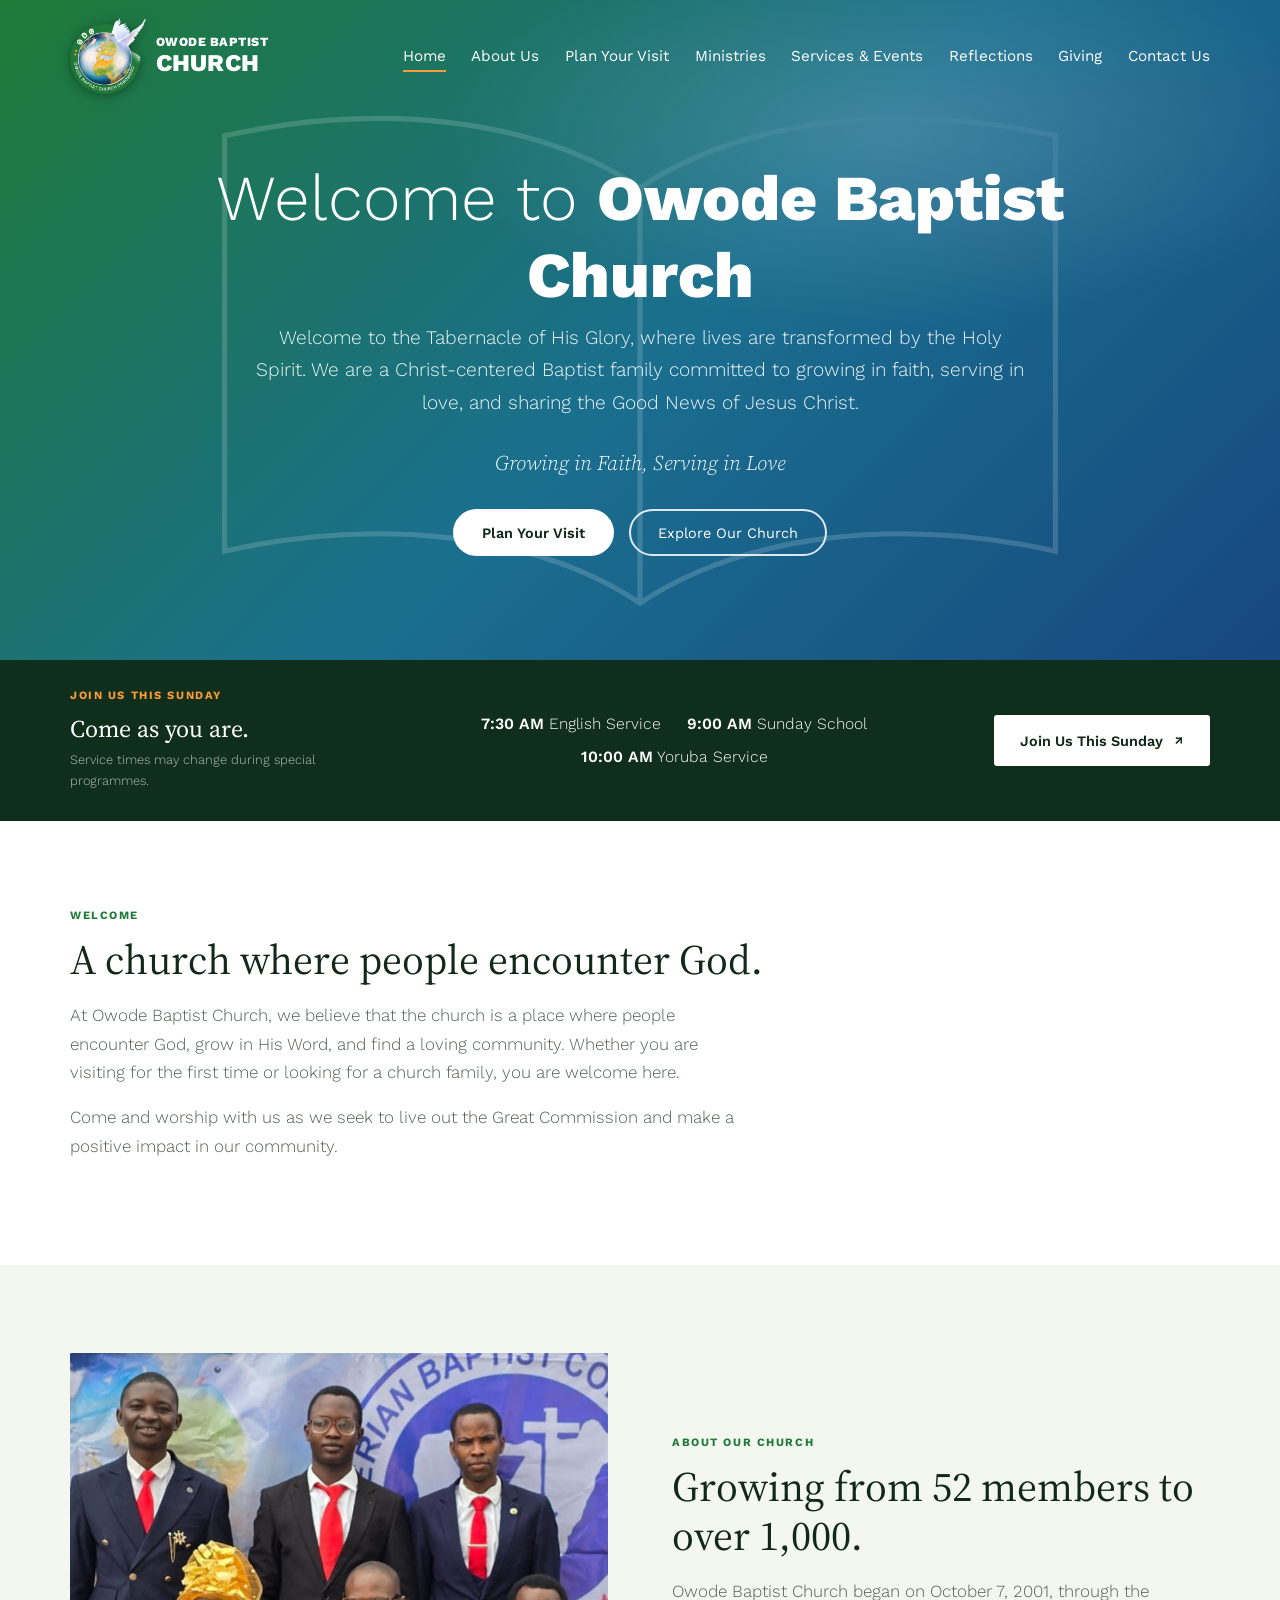
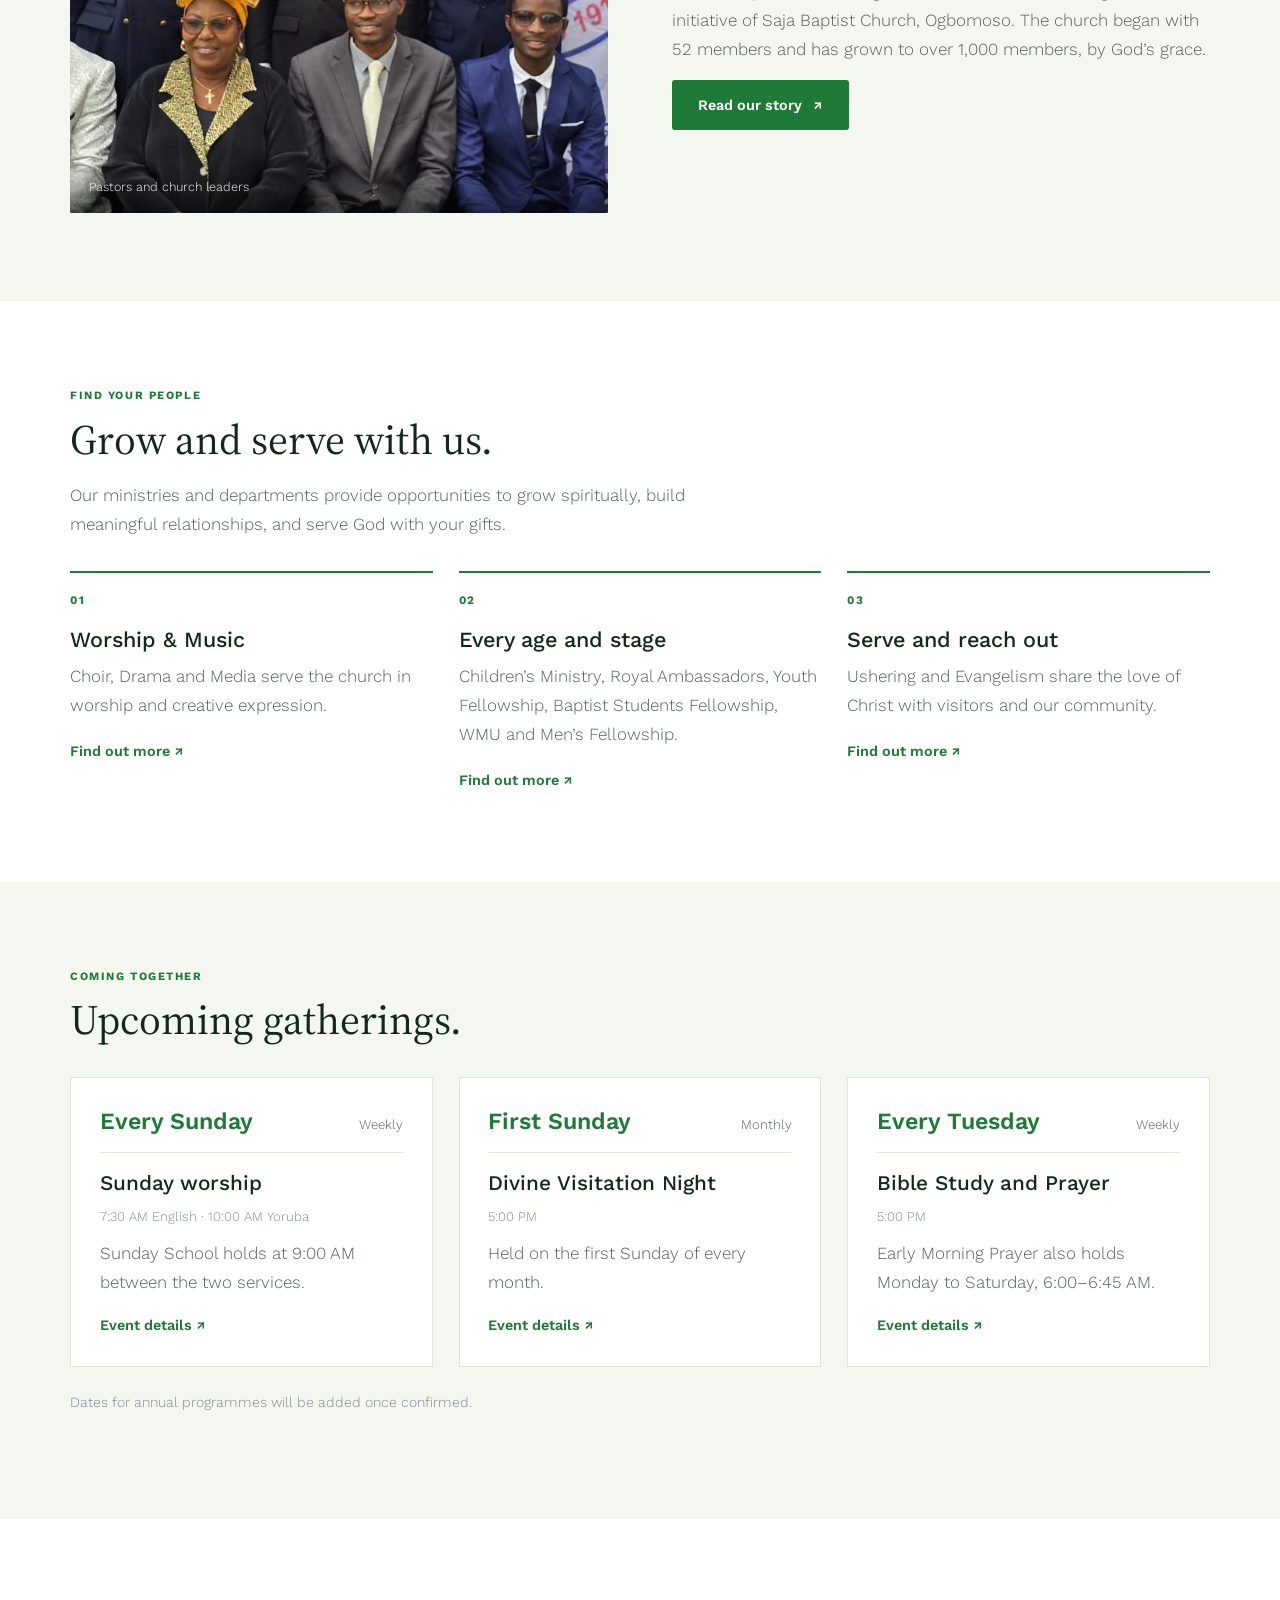
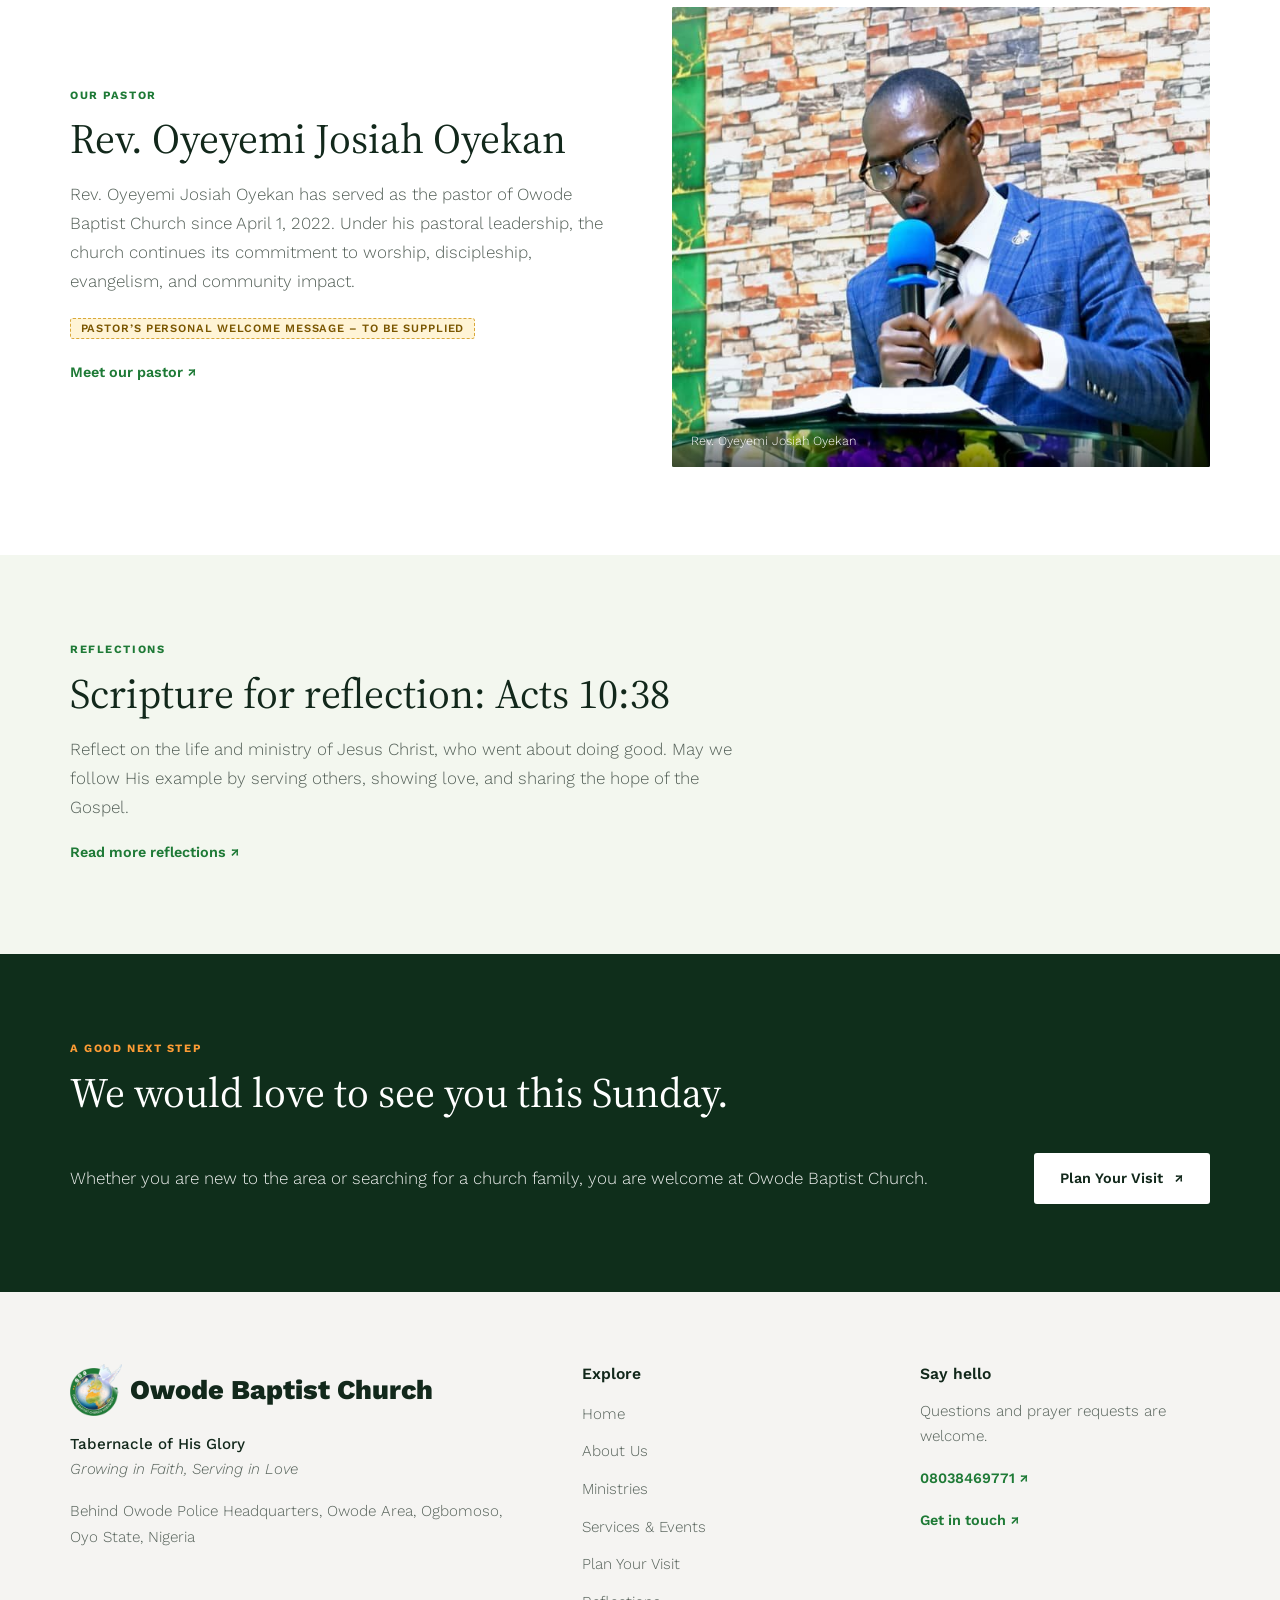
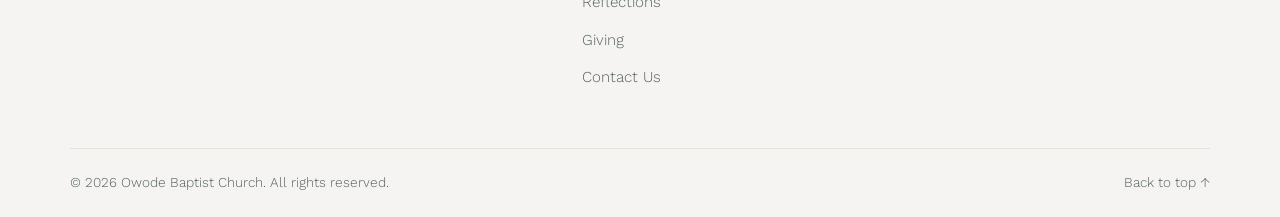
<file: index.html>
<!DOCTYPE html>
<html lang="en">
<head>
<meta charset="utf-8">
<meta name="viewport" content="width=device-width, initial-scale=1">
<title>Welcome | Owode Baptist Church – Tabernacle of His Glory</title>
<meta name="description" content="Owode Baptist Church – Tabernacle of His Glory, Ogbomoso. Growing in Faith, Serving in Love.">
<meta name="theme-color" content="#0f2e1b">
<link rel="icon" href="assets/images/favicon.png" type="image/png">
<link rel="preconnect" href="https://fonts.googleapis.com"><link rel="preconnect" href="https://fonts.gstatic.com" crossorigin>
<link href="https://fonts.googleapis.com/css2?family=Source+Serif+4:wght@400&amp;family=Work+Sans:wght@300;400;500;600;800&amp;display=swap" rel="stylesheet">
<link rel="stylesheet" href="assets/css/style.css">
</head>
<body id="top">
<a class="skip" href="#main">Skip to content</a>
<header class="site-header"><div class="container nav-wrap">
<a class="brand" href="index.html" aria-label="Owode Baptist Church – home"><img src="assets/images/logo.png" alt="" width="76" height="76"><span class="brand-text"><small>OWODE BAPTIST</small><strong>CHURCH</strong></span></a>
<button class="nav-toggle" aria-expanded="false" aria-controls="site-menu" aria-label="Open menu"><span></span></button>
<nav aria-label="Main"><ul class="nav-list" id="site-menu"><li><a href="index.html" aria-current="page">Home</a></li><li><a href="about.html">About Us</a></li><li><a href="plan-your-visit.html">Plan Your Visit</a></li><li><a href="ministries.html">Ministries</a></li><li><a href="events.html">Services &amp; Events</a></li><li><a href="reflections.html">Reflections</a></li><li><a href="giving.html">Giving</a></li><li><a href="contact.html">Contact Us</a></li></ul></nav>
</div></header>
<main id="main">

<div class="hero hero-home"><div class="container">
<h1>Welcome to <b>Owode Baptist Church</b></h1>
<p class="lead">Welcome to the Tabernacle of His Glory, where lives are transformed by the Holy Spirit. We are a Christ-centered Baptist family committed to growing in faith, serving in love, and sharing the Good News of Jesus Christ.</p>
<p class="motto">Growing in Faith, Serving in Love</p>
<div class="btn-row"><a class="btn btn-pill solid" href="plan-your-visit.html">Plan Your Visit</a><a class="btn btn-pill" href="about.html">Explore Our Church</a></div>
</div></div>

<div class="strip"><div class="container">
<div><span class="eyebrow">Join us this Sunday</span><h2>Come as you are.</h2><small>Service times may change during special programmes.</small></div>
<div class="strip-times"><span><b>7:30 AM</b> English Service</span><span><b>9:00 AM</b> Sunday School</span><span><b>10:00 AM</b> Yoruba Service</span></div>
<a class="btn btn-white" href="plan-your-visit.html">Join Us This Sunday</a>
</div></div>

<section><div class="container reveal"><span class="eyebrow">Welcome</span>
<h2>A church where people encounter God.</h2>
<div class="intro"><p>At Owode Baptist Church, we believe that the church is a place where people encounter God, grow in His Word, and find a loving community. Whether you are visiting for the first time or looking for a church family, you are welcome here.</p>
<p>Come and worship with us as we seek to live out the Great Commission and make a positive impact in our community.</p></div></div></section>

<section class="bg-cream"><div class="container split">
<figure class="photo tall reveal" style="margin:0"><img src="assets/images/church-leaders.jpg" alt="Group photograph of pastors and church leaders of Owode Baptist Church" style="object-position:50% 35%" loading="lazy"><figcaption>Pastors and church leaders</figcaption></figure>
<div class="reveal"><span class="eyebrow">About our church</span><h2>Growing from 52 members to over 1,000.</h2>
<p>Owode Baptist Church began on October 7, 2001, through the initiative of Saja Baptist Church, Ogbomoso. The church began with 52 members and has grown to over 1,000 members, by God’s grace.</p>
<a class="btn btn-red" href="about.html">Read our story</a></div></div></section>

<section><div class="container"><div class="reveal"><span class="eyebrow">Find your people</span><h2>Grow and serve with us.</h2>
<p class="intro">Our ministries and departments provide opportunities to grow spiritually, build meaningful relationships, and serve God with your gifts.</p></div>
<div class="grid g3" style="margin-top:2rem">
<div class="topline reveal"><span class="num">01</span><h3>Worship &amp; Music</h3><p>Choir, Drama and Media serve the church in worship and creative expression.</p><a class="link" href="ministries.html">Find out more</a></div>
<div class="topline reveal"><span class="num">02</span><h3>Every age and stage</h3><p>Children’s Ministry, Royal Ambassadors, Youth Fellowship, Baptist Students Fellowship, WMU and Men’s Fellowship.</p><a class="link" href="ministries.html">Find out more</a></div>
<div class="topline reveal"><span class="num">03</span><h3>Serve and reach out</h3><p>Ushering and Evangelism share the love of Christ with visitors and our community.</p><a class="link" href="ministries.html">Find out more</a></div>
</div></div></section>

<section class="bg-cream"><div class="container"><div class="reveal"><span class="eyebrow">Coming together</span><h2>Upcoming gatherings.</h2></div>
<div class="grid g3" style="margin-top:2rem">
<div class="card reveal"><div class="date"><b>Every Sunday</b><span>Weekly</span></div><h3>Sunday worship</h3><div class="meta">7:30 AM English · 10:00 AM Yoruba</div><p>Sunday School holds at 9:00 AM between the two services.</p><a class="link" href="events.html">Event details</a></div>
<div class="card reveal"><div class="date"><b>First Sunday</b><span>Monthly</span></div><h3>Divine Visitation Night</h3><div class="meta">5:00 PM</div><p>Held on the first Sunday of every month.</p><a class="link" href="events.html">Event details</a></div>
<div class="card reveal"><div class="date"><b>Every Tuesday</b><span>Weekly</span></div><h3>Bible Study and Prayer</h3><div class="meta">5:00 PM</div><p>Early Morning Prayer also holds Monday to Saturday, 6:00–6:45 AM.</p><a class="link" href="events.html">Event details</a></div>
</div><p class="note" style="margin-top:1.5rem">Dates for annual programmes will be added once confirmed.</p></div></section>

<section><div class="container split">
<div class="reveal"><span class="eyebrow">Our pastor</span><h2>Rev. Oyeyemi Josiah Oyekan</h2>
<p>Rev. Oyeyemi Josiah Oyekan has served as the pastor of Owode Baptist Church since April 1, 2022. Under his pastoral leadership, the church continues its commitment to worship, discipleship, evangelism, and community impact.</p>
<p><span class="pending">Pastor’s personal welcome message – to be supplied</span></p>
<a class="link" href="about.html#pastor">Meet our pastor</a></div>
<figure class="photo warm tall reveal" style="margin:0"><img src="assets/images/pastor-oyekan.jpg" alt="Rev. Oyeyemi Josiah Oyekan ministering at Owode Baptist Church" style="object-position:48% 30%" loading="lazy"><figcaption>Rev. Oyeyemi Josiah Oyekan</figcaption></figure>
</div></section>

<section class="bg-cream"><div class="container reveal"><span class="eyebrow">Reflections</span><h2>Scripture for reflection: Acts 10:38</h2>
<div class="intro"><p>Reflect on the life and ministry of Jesus Christ, who went about doing good. May we follow His example by serving others, showing love, and sharing the hope of the Gospel.</p><a class="link" href="reflections.html">Read more reflections</a></div></div></section>
<section class="cta"><div class="container reveal"><span class="eyebrow">A good next step</span><h2>We would love to see you this Sunday.</h2>
<div class="row"><p>Whether you are new to the area or searching for a church family, you are welcome at Owode Baptist Church.</p><a class="btn btn-white" href="plan-your-visit.html">Plan Your Visit</a></div></div></section>

</main>
<footer class="site-footer"><div class="container">
<div class="foot-grid">
<div><a class="foot-brand" href="index.html"><img src="assets/images/logo.png" alt="" width="52" height="52"><span>Owode Baptist Church</span></a>
<p style="margin-top:1rem"><strong style="font-weight:500;color:var(--ink)">Tabernacle of His Glory</strong><br><em>Growing in Faith, Serving in Love</em></p>
<p>Behind Owode Police Headquarters, Owode Area, Ogbomoso, Oyo State, Nigeria</p></div>
<div><h4>Explore</h4><ul>
<li><a href="index.html">Home</a></li><li><a href="about.html">About Us</a></li><li><a href="ministries.html">Ministries</a></li>
<li><a href="events.html">Services &amp; Events</a></li><li><a href="plan-your-visit.html">Plan Your Visit</a></li>
<li><a href="reflections.html">Reflections</a></li><li><a href="giving.html">Giving</a></li><li><a href="contact.html">Contact Us</a></li></ul></div>
<div><h4>Say hello</h4><p>Questions and prayer requests are welcome.</p>
<p><a class="link" href="tel:08038469771">08038469771</a></p>
<p><a class="link" href="contact.html">Get in touch</a></p></div>
</div>
<div class="foot-bottom"><span>&copy; <span data-year>2026</span> Owode Baptist Church. All rights reserved.</span><a href="#top">Back to top &uarr;</a></div>
</div></footer>
<script src="assets/js/config.js"></script>
<script src="assets/js/main.js"></script>
</body>
</html>
</file>
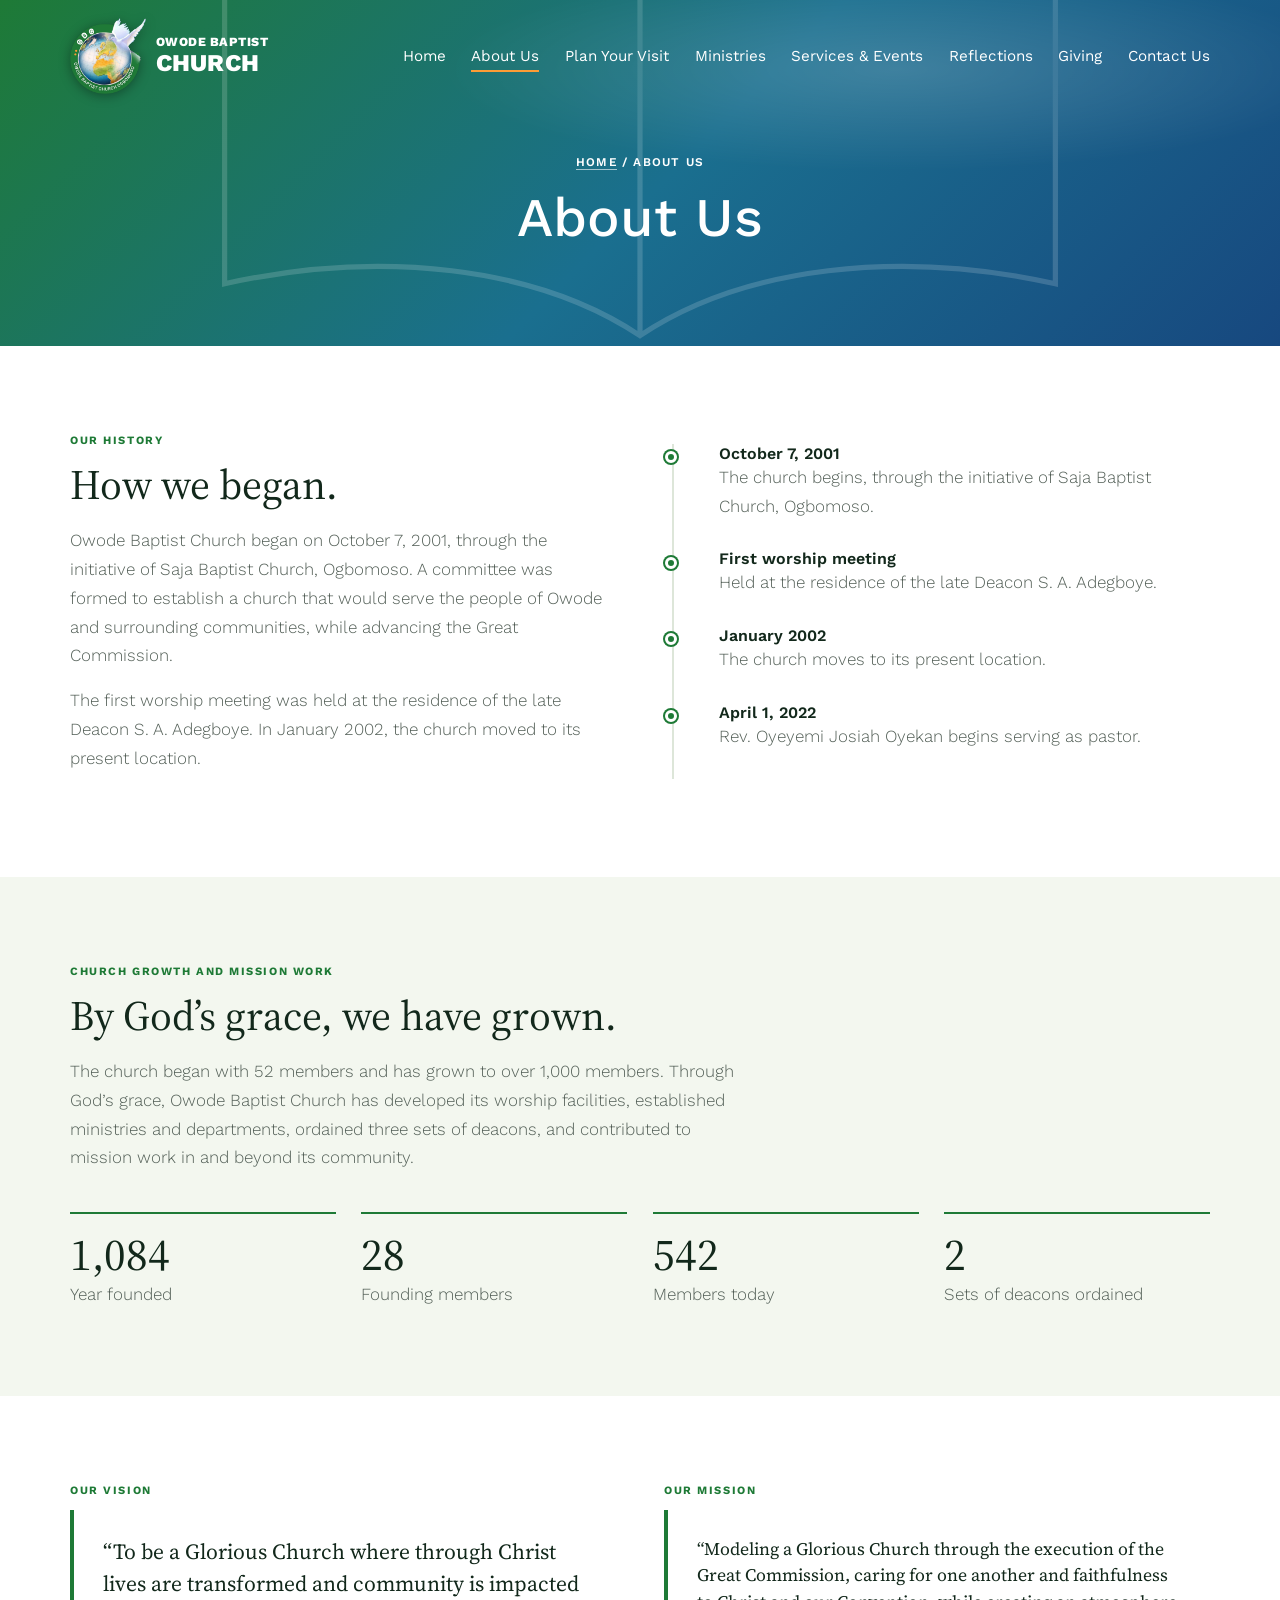
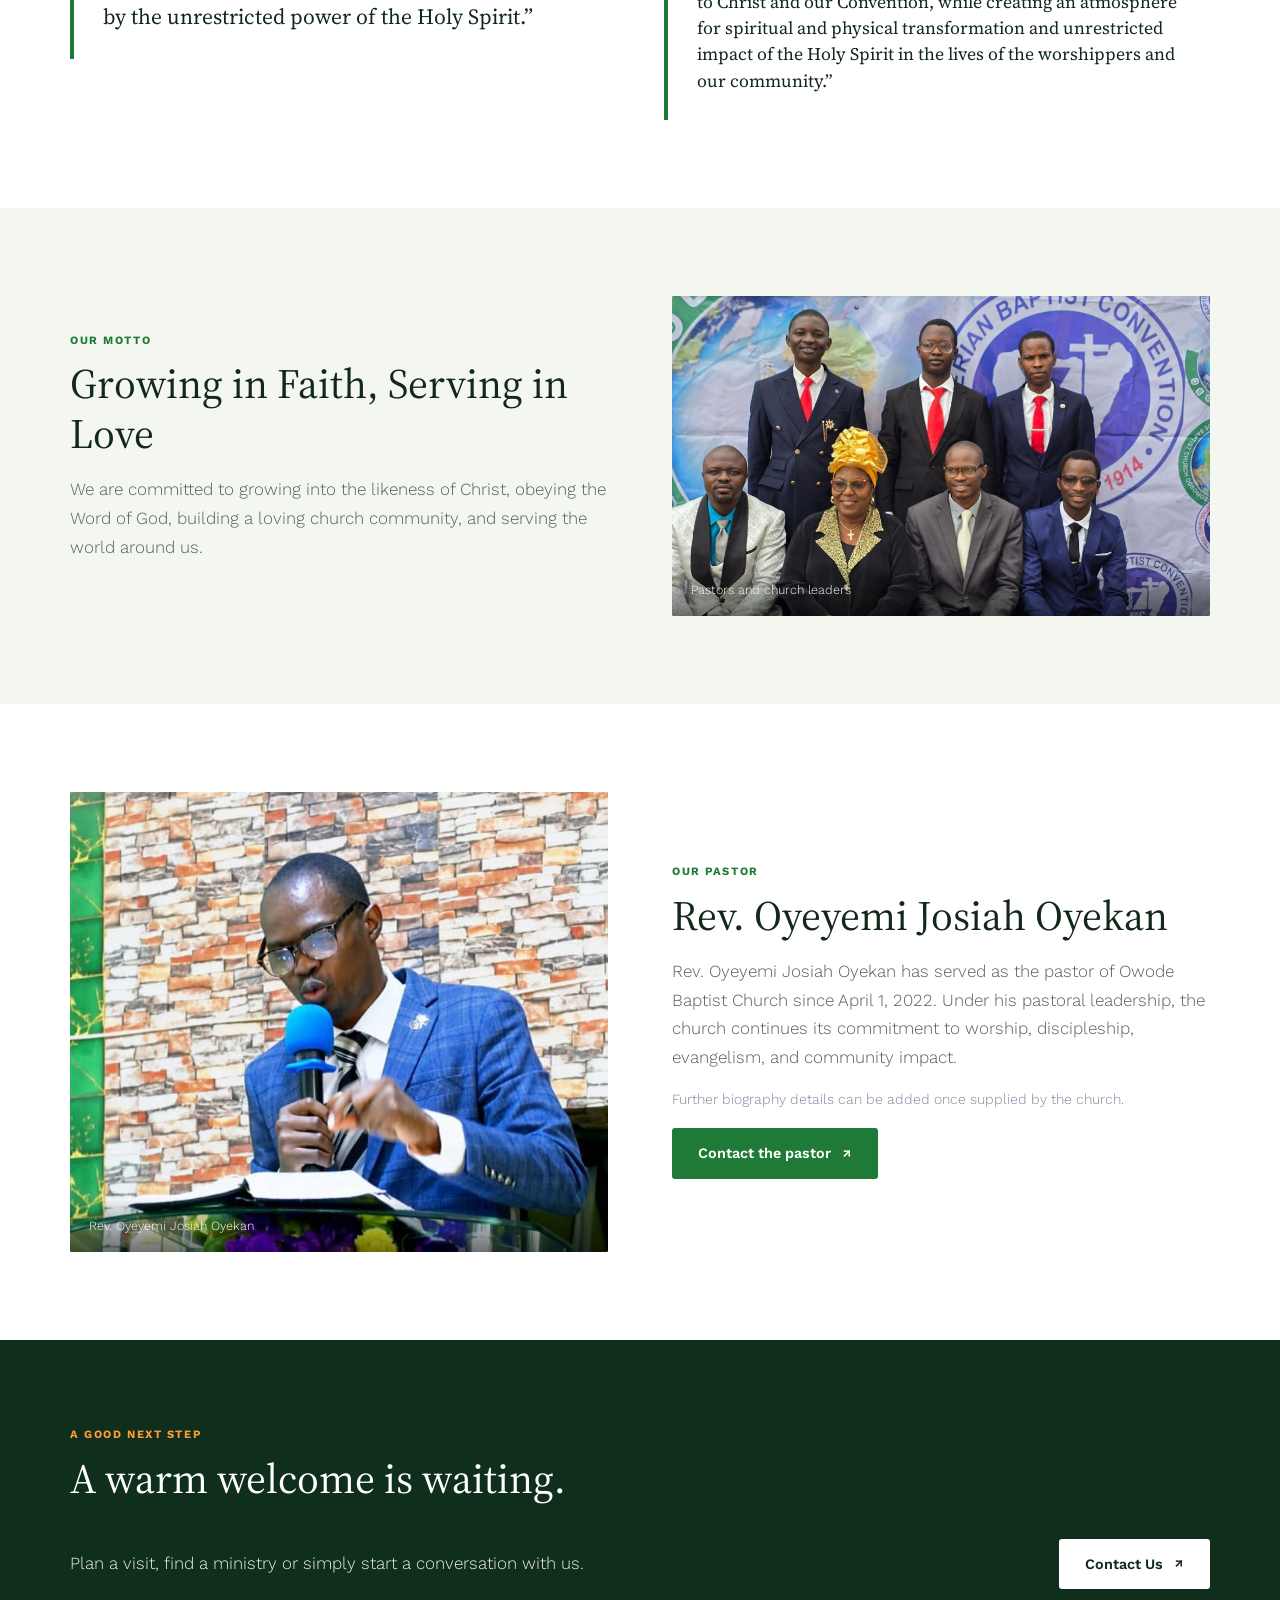
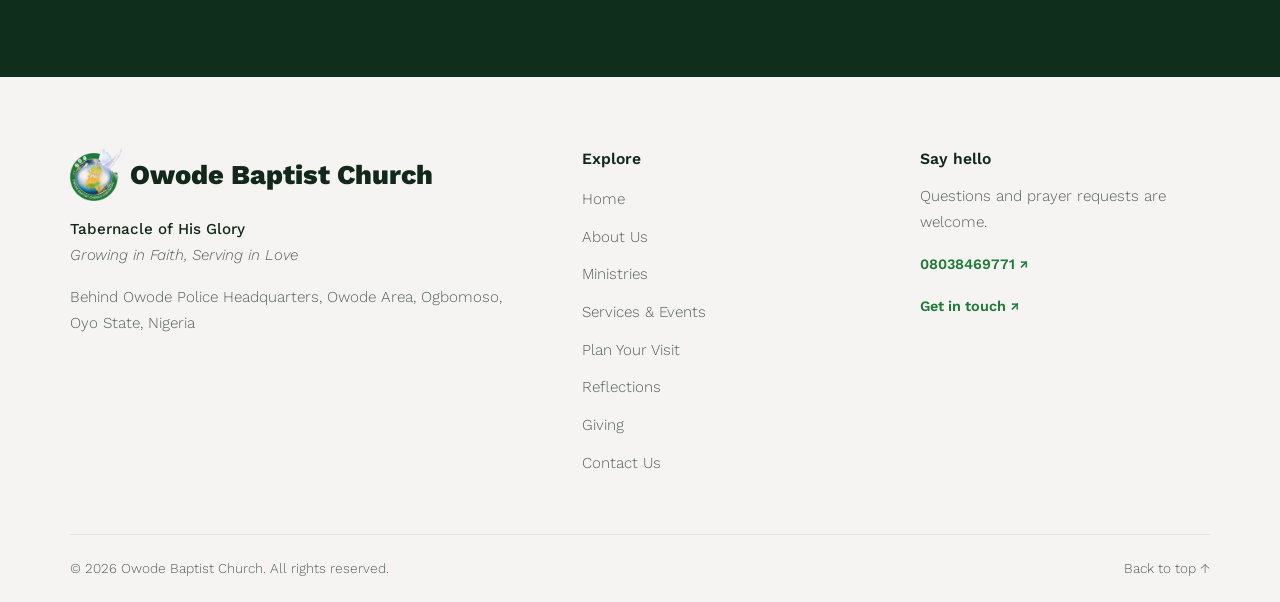
<file: about.html>
<!DOCTYPE html>
<html lang="en">
<head>
<meta charset="utf-8">
<meta name="viewport" content="width=device-width, initial-scale=1">
<title>About Us | Owode Baptist Church – Tabernacle of His Glory</title>
<meta name="description" content="The history, vision, mission and pastor of Owode Baptist Church, Ogbomoso.">
<meta name="theme-color" content="#0f2e1b">
<link rel="icon" href="assets/images/favicon.png" type="image/png">
<link rel="preconnect" href="https://fonts.googleapis.com"><link rel="preconnect" href="https://fonts.gstatic.com" crossorigin>
<link href="https://fonts.googleapis.com/css2?family=Source+Serif+4:wght@400&amp;family=Work+Sans:wght@300;400;500;600;800&amp;display=swap" rel="stylesheet">
<link rel="stylesheet" href="assets/css/style.css">
</head>
<body id="top">
<a class="skip" href="#main">Skip to content</a>
<header class="site-header"><div class="container nav-wrap">
<a class="brand" href="index.html" aria-label="Owode Baptist Church – home"><img src="assets/images/logo.png" alt="" width="76" height="76"><span class="brand-text"><small>OWODE BAPTIST</small><strong>CHURCH</strong></span></a>
<button class="nav-toggle" aria-expanded="false" aria-controls="site-menu" aria-label="Open menu"><span></span></button>
<nav aria-label="Main"><ul class="nav-list" id="site-menu"><li><a href="index.html">Home</a></li><li><a href="about.html" aria-current="page">About Us</a></li><li><a href="plan-your-visit.html">Plan Your Visit</a></li><li><a href="ministries.html">Ministries</a></li><li><a href="events.html">Services &amp; Events</a></li><li><a href="reflections.html">Reflections</a></li><li><a href="giving.html">Giving</a></li><li><a href="contact.html">Contact Us</a></li></ul></nav>
</div></header>
<main id="main">
<div class="hero"><div class="container"><p class="crumbs"><a href="index.html">Home</a> / About Us</p><h1>About Us</h1></div></div>
<section><div class="container split"><div class="reveal"><span class="eyebrow">Our history</span><h2>How we began.</h2>
<p>Owode Baptist Church began on October 7, 2001, through the initiative of Saja Baptist Church, Ogbomoso. A committee was formed to establish a church that would serve the people of Owode and surrounding communities, while advancing the Great Commission.</p>
<p>The first worship meeting was held at the residence of the late Deacon S. A. Adegboye. In January 2002, the church moved to its present location.</p></div>
<ol class="timeline reveal">
<li><b>October 7, 2001</b>The church begins, through the initiative of Saja Baptist Church, Ogbomoso.</li>
<li><b>First worship meeting</b>Held at the residence of the late Deacon S. A. Adegboye.</li>
<li><b>January 2002</b>The church moves to its present location.</li>
<li><b>April 1, 2022</b>Rev. Oyeyemi Josiah Oyekan begins serving as pastor.</li></ol></div></section>

<section class="bg-cream"><div class="container"><div class="reveal"><span class="eyebrow">Church growth and mission work</span><h2>By God’s grace, we have grown.</h2>
<p class="intro">The church began with 52 members and has grown to over 1,000 members. Through God’s grace, Owode Baptist Church has developed its worship facilities, established ministries and departments, ordained three sets of deacons, and contributed to mission work in and beyond its community.</p></div>
<div class="stats reveal"><div class="stat"><b data-count="2001">2001</b>Year founded</div><div class="stat"><b data-count="52">52</b>Founding members</div><div class="stat"><b data-count="1000" data-suffix="+">1,000+</b>Members today</div><div class="stat"><b data-count="3">3</b>Sets of deacons ordained</div></div></div></section>

<section><div class="container grid g2" style="gap:3rem">
<div class="reveal"><span class="eyebrow">Our vision</span><blockquote>“To be a Glorious Church where through Christ lives are transformed and community is impacted by the unrestricted power of the Holy Spirit.”</blockquote></div>
<div class="reveal"><span class="eyebrow">Our mission</span><blockquote style="font-size:1.1rem">“Modeling a Glorious Church through the execution of the Great Commission, caring for one another and faithfulness to Christ and our Convention, while creating an atmosphere for spiritual and physical transformation and unrestricted impact of the Holy Spirit in the lives of the worshippers and our community.”</blockquote></div></div></section>

<section class="bg-cream"><div class="container split"><div class="reveal"><span class="eyebrow">Our motto</span><h2>Growing in Faith, Serving in Love</h2>
<p>We are committed to growing into the likeness of Christ, obeying the Word of God, building a loving church community, and serving the world around us.</p></div>
<figure class="photo reveal" style="margin:0"><img src="assets/images/church-leaders.jpg" alt="Group photograph of pastors and church leaders of Owode Baptist Church" style="object-position:50% 35%" loading="lazy"><figcaption>Pastors and church leaders</figcaption></figure></div></section>

<section id="pastor"><div class="container split"><figure class="photo warm tall reveal" style="margin:0"><img src="assets/images/pastor-oyekan.jpg" alt="Rev. Oyeyemi Josiah Oyekan ministering at Owode Baptist Church" style="object-position:48% 30%" loading="lazy"><figcaption>Rev. Oyeyemi Josiah Oyekan</figcaption></figure>
<div class="reveal"><span class="eyebrow">Our pastor</span><h2>Rev. Oyeyemi Josiah Oyekan</h2>
<p>Rev. Oyeyemi Josiah Oyekan has served as the pastor of Owode Baptist Church since April 1, 2022. Under his pastoral leadership, the church continues its commitment to worship, discipleship, evangelism, and community impact.</p>
<p class="note">Further biography details can be added once supplied by the church.</p>
<a class="btn btn-red" href="contact.html">Contact the pastor</a></div></div></section>
<section class="cta"><div class="container reveal"><span class="eyebrow">A good next step</span><h2>A warm welcome is waiting.</h2>
<div class="row"><p>Plan a visit, find a ministry or simply start a conversation with us.</p><a class="btn btn-white" href="contact.html">Contact Us</a></div></div></section>
</main>
<footer class="site-footer"><div class="container">
<div class="foot-grid">
<div><a class="foot-brand" href="index.html"><img src="assets/images/logo.png" alt="" width="52" height="52"><span>Owode Baptist Church</span></a>
<p style="margin-top:1rem"><strong style="font-weight:500;color:var(--ink)">Tabernacle of His Glory</strong><br><em>Growing in Faith, Serving in Love</em></p>
<p>Behind Owode Police Headquarters, Owode Area, Ogbomoso, Oyo State, Nigeria</p></div>
<div><h4>Explore</h4><ul>
<li><a href="index.html">Home</a></li><li><a href="about.html">About Us</a></li><li><a href="ministries.html">Ministries</a></li>
<li><a href="events.html">Services &amp; Events</a></li><li><a href="plan-your-visit.html">Plan Your Visit</a></li>
<li><a href="reflections.html">Reflections</a></li><li><a href="giving.html">Giving</a></li><li><a href="contact.html">Contact Us</a></li></ul></div>
<div><h4>Say hello</h4><p>Questions and prayer requests are welcome.</p>
<p><a class="link" href="tel:08038469771">08038469771</a></p>
<p><a class="link" href="contact.html">Get in touch</a></p></div>
</div>
<div class="foot-bottom"><span>&copy; <span data-year>2026</span> Owode Baptist Church. All rights reserved.</span><a href="#top">Back to top &uarr;</a></div>
</div></footer>
<script src="assets/js/config.js"></script>
<script src="assets/js/main.js"></script>
</body>
</html>
</file>
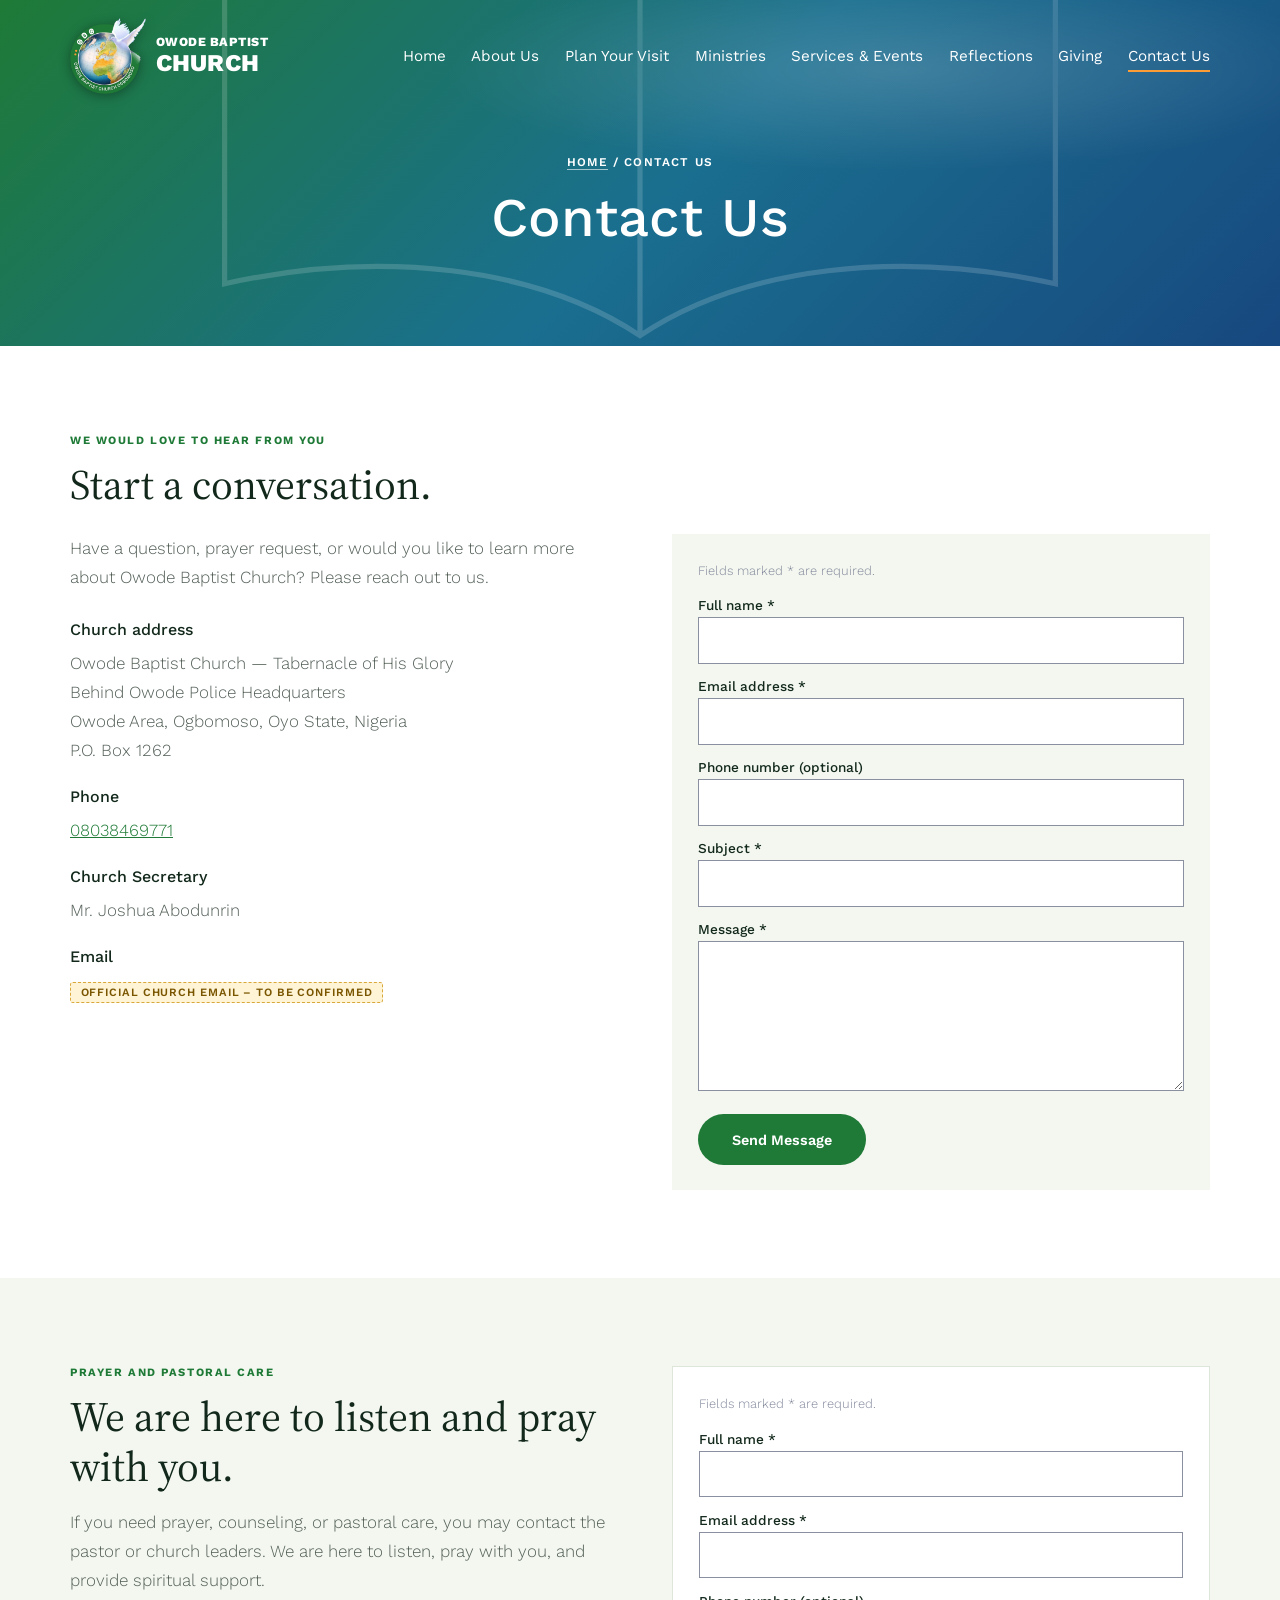
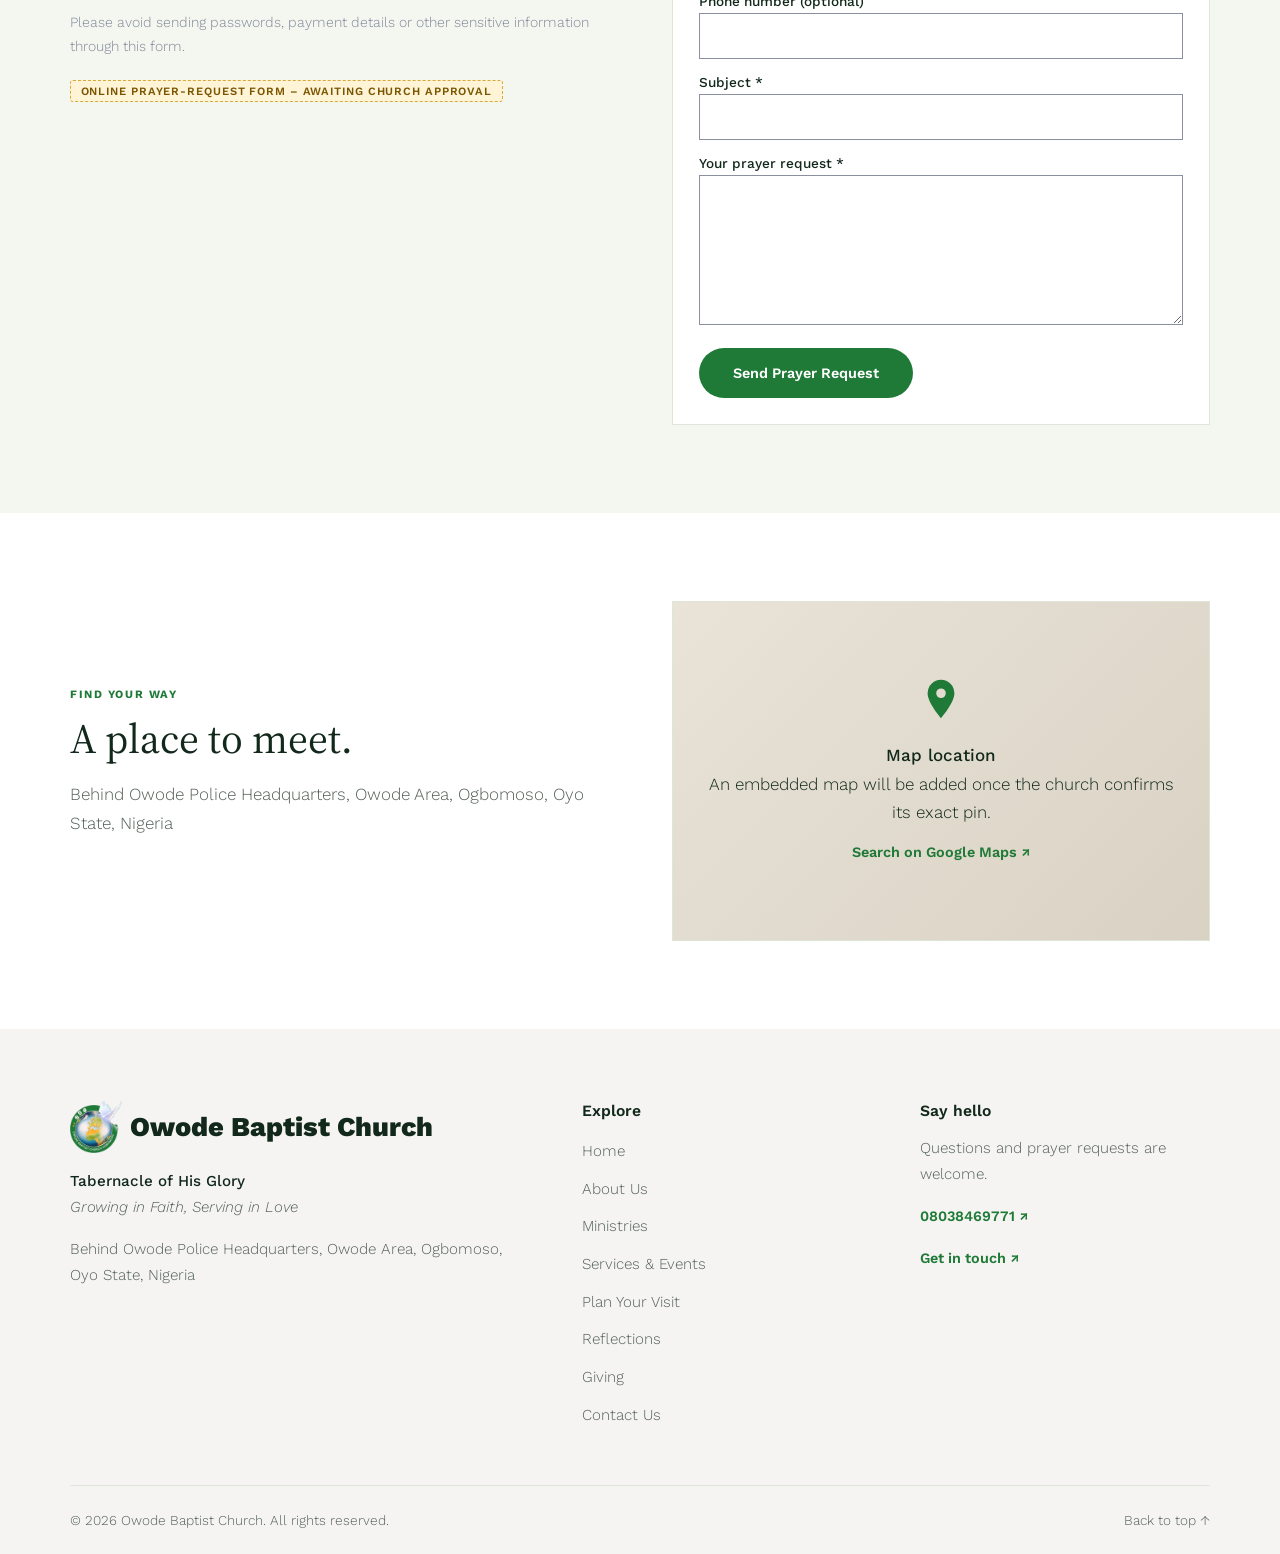
<file: contact.html>
<!DOCTYPE html>
<html lang="en">
<head>
<meta charset="utf-8">
<meta name="viewport" content="width=device-width, initial-scale=1">
<title>Contact Us | Owode Baptist Church – Tabernacle of His Glory</title>
<meta name="description" content="Contact Owode Baptist Church, Ogbomoso – address, phone, message form and prayer requests.">
<meta name="theme-color" content="#0f2e1b">
<link rel="icon" href="assets/images/favicon.png" type="image/png">
<link rel="preconnect" href="https://fonts.googleapis.com"><link rel="preconnect" href="https://fonts.gstatic.com" crossorigin>
<link href="https://fonts.googleapis.com/css2?family=Source+Serif+4:wght@400&amp;family=Work+Sans:wght@300;400;500;600;800&amp;display=swap" rel="stylesheet">
<link rel="stylesheet" href="assets/css/style.css">
</head>
<body id="top">
<a class="skip" href="#main">Skip to content</a>
<header class="site-header"><div class="container nav-wrap">
<a class="brand" href="index.html" aria-label="Owode Baptist Church – home"><img src="assets/images/logo.png" alt="" width="76" height="76"><span class="brand-text"><small>OWODE BAPTIST</small><strong>CHURCH</strong></span></a>
<button class="nav-toggle" aria-expanded="false" aria-controls="site-menu" aria-label="Open menu"><span></span></button>
<nav aria-label="Main"><ul class="nav-list" id="site-menu"><li><a href="index.html">Home</a></li><li><a href="about.html">About Us</a></li><li><a href="plan-your-visit.html">Plan Your Visit</a></li><li><a href="ministries.html">Ministries</a></li><li><a href="events.html">Services &amp; Events</a></li><li><a href="reflections.html">Reflections</a></li><li><a href="giving.html">Giving</a></li><li><a href="contact.html" aria-current="page">Contact Us</a></li></ul></nav>
</div></header>
<main id="main">
<div class="hero"><div class="container"><p class="crumbs"><a href="index.html">Home</a> / Contact Us</p><h1>Contact Us</h1></div></div>
<section><div class="container"><div class="reveal"><span class="eyebrow">We would love to hear from you</span><h2>Start a conversation.</h2></div>
<div class="split" style="align-items:start;margin-top:1.5rem"><div class="reveal"><p>Have a question, prayer request, or would you like to learn more about Owode Baptist Church? Please reach out to us.</p>
<h3 style="font-size:1rem;margin-top:1.8rem">Church address</h3>
<address>Owode Baptist Church — Tabernacle of His Glory<br>Behind Owode Police Headquarters<br>Owode Area, Ogbomoso, Oyo State, Nigeria<br>P.O. Box 1262</address>
<h3 style="font-size:1rem;margin-top:1.4rem">Phone</h3><p><a href="tel:08038469771">08038469771</a></p>
<h3 style="font-size:1rem;margin-top:1.4rem">Church Secretary</h3><p>Mr. Joshua Abodunrin</p>
<h3 style="font-size:1rem;margin-top:1.4rem">Email</h3><p><span class="pending">Official church email – to be confirmed</span></p></div>
<div class="reveal"><form class="formbox" data-validate novalidate><input type="hidden" name="form_type" value="contact"><p class="req-note">Fields marked * are required.</p>
<div class="field"><label for="contact-name">Full name *</label><input id="contact-name" name="name" type="text" autocomplete="name" maxlength="100" aria-required="true"><span class="err" role="alert"></span></div>
<div class="field"><label for="contact-email">Email address *</label><input id="contact-email" name="email" type="email" autocomplete="email" maxlength="254" aria-required="true"><span class="err" role="alert"></span></div>
<div class="field"><label for="contact-phone">Phone number (optional)</label><input id="contact-phone" name="phone" type="tel" autocomplete="tel" maxlength="25"><span class="err" role="alert"></span></div>
<div class="field"><label for="contact-subject">Subject *</label><input id="contact-subject" name="subject" type="text" autocomplete="off" maxlength="150" aria-required="true"><span class="err" role="alert"></span></div>
<div class="field"><label for="contact-message">Message *</label><textarea id="contact-message" name="message" maxlength="3000" aria-required="true"></textarea><span class="err" role="alert"></span></div>
<div class="hp" aria-hidden="true"><label>Leave empty <input type="text" name="website" tabindex="-1" autocomplete="off"></label></div>
<button class="btn btn-send" type="submit">Send Message</button>
<div class="form-status" role="status" aria-live="polite"></div></form></div></div></div></section>

<section class="bg-cream" id="prayer"><div class="container split" style="align-items:start"><div class="reveal"><span class="eyebrow">Prayer and pastoral care</span><h2>We are here to listen and pray with you.</h2>
<p>If you need prayer, counseling, or pastoral care, you may contact the pastor or church leaders. We are here to listen, pray with you, and provide spiritual support.</p>
<p class="note">Please avoid sending passwords, payment details or other sensitive information through this form.</p>
<p><span class="pending">Online prayer-request form – awaiting church approval</span></p></div>
<div class="reveal"><form class="formbox" data-validate novalidate><input type="hidden" name="form_type" value="prayer"><p class="req-note">Fields marked * are required.</p>
<div class="field"><label for="prayer-name">Full name *</label><input id="prayer-name" name="name" type="text" autocomplete="name" maxlength="100" aria-required="true"><span class="err" role="alert"></span></div>
<div class="field"><label for="prayer-email">Email address *</label><input id="prayer-email" name="email" type="email" autocomplete="email" maxlength="254" aria-required="true"><span class="err" role="alert"></span></div>
<div class="field"><label for="prayer-phone">Phone number (optional)</label><input id="prayer-phone" name="phone" type="tel" autocomplete="tel" maxlength="25"><span class="err" role="alert"></span></div>
<div class="field"><label for="prayer-subject">Subject *</label><input id="prayer-subject" name="subject" type="text" autocomplete="off" maxlength="150" aria-required="true"><span class="err" role="alert"></span></div>
<div class="field"><label for="prayer-message">Your prayer request *</label><textarea id="prayer-message" name="message" maxlength="3000" aria-required="true"></textarea><span class="err" role="alert"></span></div>
<div class="hp" aria-hidden="true"><label>Leave empty <input type="text" name="website" tabindex="-1" autocomplete="off"></label></div>
<button class="btn btn-send" type="submit">Send Prayer Request</button>
<div class="form-status" role="status" aria-live="polite"></div></form></div></div></section>

<section><div class="container split"><div class="reveal"><span class="eyebrow">Find your way</span><h2>A place to meet.</h2><p>Behind Owode Police Headquarters, Owode Area, Ogbomoso, Oyo State, Nigeria</p></div>
<div class="map reveal" role="img" aria-label="Map placeholder"><div><svg viewBox="0 0 24 24" fill="currentColor" aria-hidden="true"><path d="M12 2a7 7 0 0 0-7 7c0 5 7 13 7 13s7-8 7-13a7 7 0 0 0-7-7zm0 9.5A2.5 2.5 0 1 1 12 6.5a2.5 2.5 0 0 1 0 5z"/></svg>
<p style="margin:.6rem 0"><strong style="font-weight:500">Map location</strong><br>An embedded map will be added once the church confirms its exact pin.</p>
<a class="link" href="https://www.google.com/maps/search/?api=1&amp;query=Owode+Baptist+Church+Ogbomoso" target="_blank" rel="noopener">Search on Google Maps</a></div></div></div></section>

</main>
<footer class="site-footer"><div class="container">
<div class="foot-grid">
<div><a class="foot-brand" href="index.html"><img src="assets/images/logo.png" alt="" width="52" height="52"><span>Owode Baptist Church</span></a>
<p style="margin-top:1rem"><strong style="font-weight:500;color:var(--ink)">Tabernacle of His Glory</strong><br><em>Growing in Faith, Serving in Love</em></p>
<p>Behind Owode Police Headquarters, Owode Area, Ogbomoso, Oyo State, Nigeria</p></div>
<div><h4>Explore</h4><ul>
<li><a href="index.html">Home</a></li><li><a href="about.html">About Us</a></li><li><a href="ministries.html">Ministries</a></li>
<li><a href="events.html">Services &amp; Events</a></li><li><a href="plan-your-visit.html">Plan Your Visit</a></li>
<li><a href="reflections.html">Reflections</a></li><li><a href="giving.html">Giving</a></li><li><a href="contact.html">Contact Us</a></li></ul></div>
<div><h4>Say hello</h4><p>Questions and prayer requests are welcome.</p>
<p><a class="link" href="tel:08038469771">08038469771</a></p>
<p><a class="link" href="contact.html">Get in touch</a></p></div>
</div>
<div class="foot-bottom"><span>&copy; <span data-year>2026</span> Owode Baptist Church. All rights reserved.</span><a href="#top">Back to top &uarr;</a></div>
</div></footer>
<script src="assets/js/config.js"></script>
<script src="assets/js/main.js"></script>
</body>
</html>
</file>
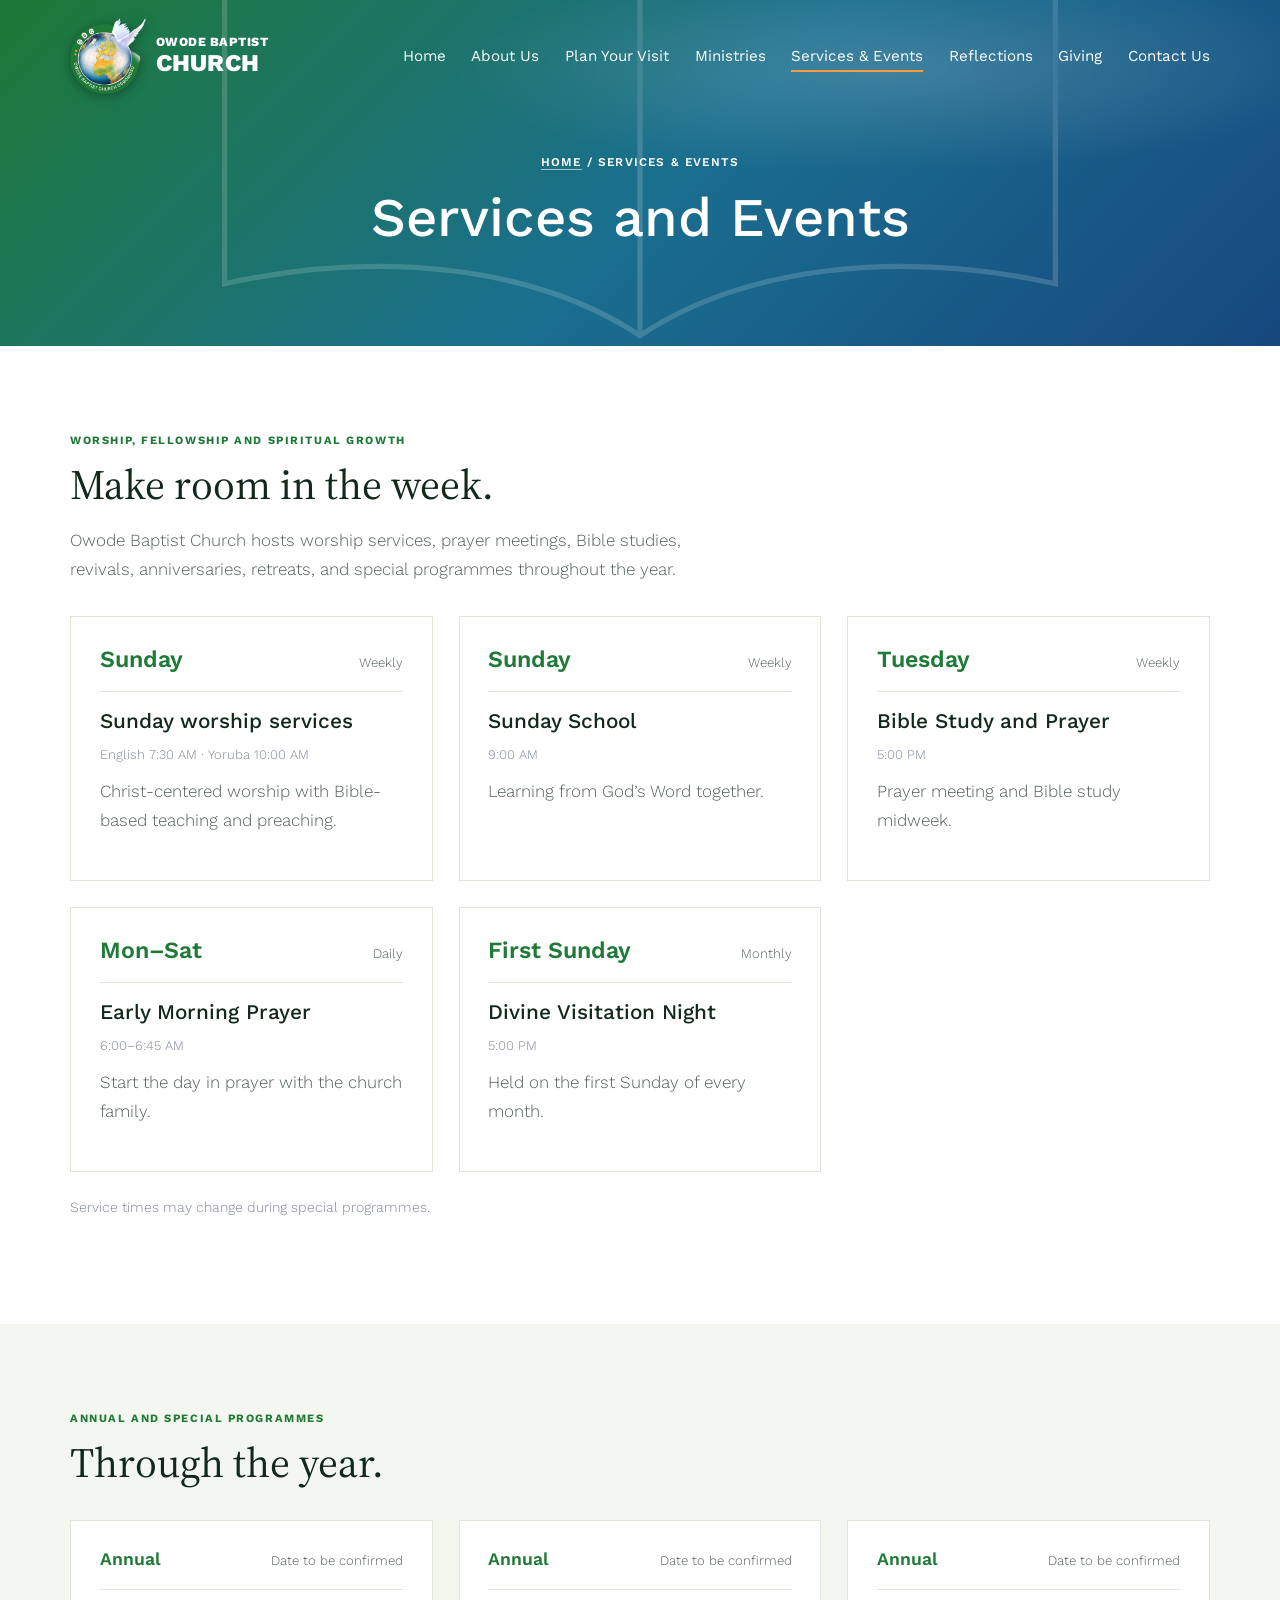
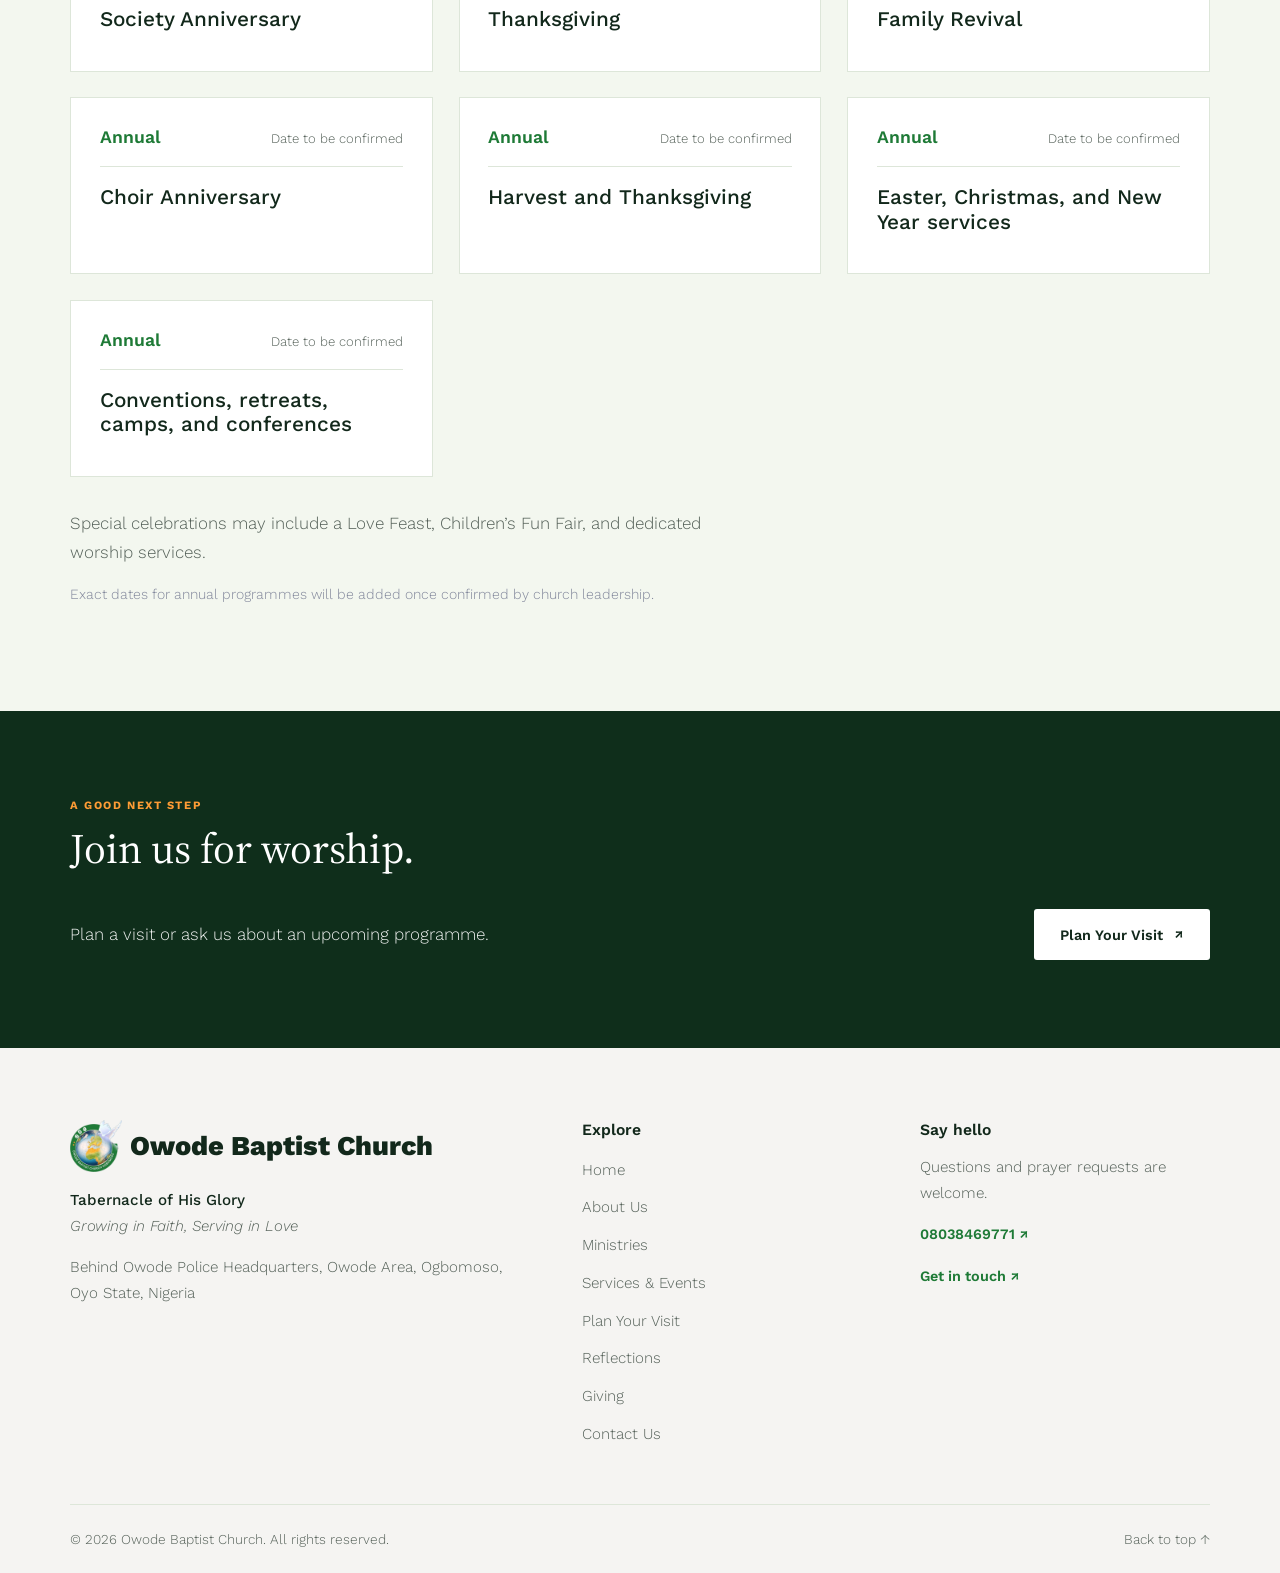
<file: events.html>
<!DOCTYPE html>
<html lang="en">
<head>
<meta charset="utf-8">
<meta name="viewport" content="width=device-width, initial-scale=1">
<title>Services and Events | Owode Baptist Church – Tabernacle of His Glory</title>
<meta name="description" content="Weekly services, prayer meetings, Bible study, Divine Visitation Night and annual programmes at Owode Baptist Church.">
<meta name="theme-color" content="#0f2e1b">
<link rel="icon" href="assets/images/favicon.png" type="image/png">
<link rel="preconnect" href="https://fonts.googleapis.com"><link rel="preconnect" href="https://fonts.gstatic.com" crossorigin>
<link href="https://fonts.googleapis.com/css2?family=Source+Serif+4:wght@400&amp;family=Work+Sans:wght@300;400;500;600;800&amp;display=swap" rel="stylesheet">
<link rel="stylesheet" href="assets/css/style.css">
</head>
<body id="top">
<a class="skip" href="#main">Skip to content</a>
<header class="site-header"><div class="container nav-wrap">
<a class="brand" href="index.html" aria-label="Owode Baptist Church – home"><img src="assets/images/logo.png" alt="" width="76" height="76"><span class="brand-text"><small>OWODE BAPTIST</small><strong>CHURCH</strong></span></a>
<button class="nav-toggle" aria-expanded="false" aria-controls="site-menu" aria-label="Open menu"><span></span></button>
<nav aria-label="Main"><ul class="nav-list" id="site-menu"><li><a href="index.html">Home</a></li><li><a href="about.html">About Us</a></li><li><a href="plan-your-visit.html">Plan Your Visit</a></li><li><a href="ministries.html">Ministries</a></li><li><a href="events.html" aria-current="page">Services &amp; Events</a></li><li><a href="reflections.html">Reflections</a></li><li><a href="giving.html">Giving</a></li><li><a href="contact.html">Contact Us</a></li></ul></nav>
</div></header>
<main id="main">
<div class="hero"><div class="container"><p class="crumbs"><a href="index.html">Home</a> / Services &amp; Events</p><h1>Services and Events</h1></div></div>
<section><div class="container"><div class="reveal"><span class="eyebrow">Worship, fellowship and spiritual growth</span><h2>Make room in the week.</h2>
<p class="intro">Owode Baptist Church hosts worship services, prayer meetings, Bible studies, revivals, anniversaries, retreats, and special programmes throughout the year.</p></div>
<div class="grid g3" style="margin-top:2rem">
<div class="card reveal"><div class="date"><b>Sunday</b><span>Weekly</span></div><h3>Sunday worship services</h3><div class="meta">English 7:30 AM · Yoruba 10:00 AM</div><p>Christ-centered worship with Bible-based teaching and preaching.</p></div>
<div class="card reveal"><div class="date"><b>Sunday</b><span>Weekly</span></div><h3>Sunday School</h3><div class="meta">9:00 AM</div><p>Learning from God’s Word together.</p></div>
<div class="card reveal"><div class="date"><b>Tuesday</b><span>Weekly</span></div><h3>Bible Study and Prayer</h3><div class="meta">5:00 PM</div><p>Prayer meeting and Bible study midweek.</p></div>
<div class="card reveal"><div class="date"><b>Mon–Sat</b><span>Daily</span></div><h3>Early Morning Prayer</h3><div class="meta">6:00–6:45 AM</div><p>Start the day in prayer with the church family.</p></div>
<div class="card reveal"><div class="date"><b>First Sunday</b><span>Monthly</span></div><h3>Divine Visitation Night</h3><div class="meta">5:00 PM</div><p>Held on the first Sunday of every month.</p></div>
</div><p class="note" style="margin-top:1.5rem">Service times may change during special programmes.</p></div></section>

<section class="bg-cream"><div class="container"><div class="reveal"><span class="eyebrow">Annual and special programmes</span><h2>Through the year.</h2></div>
<div class="grid g3" style="margin-top:2rem"><div class="card reveal"><div class="date"><b style="font-size:1.1rem">Annual</b><span>Date to be confirmed</span></div><h3>Society Anniversary</h3></div><div class="card reveal"><div class="date"><b style="font-size:1.1rem">Annual</b><span>Date to be confirmed</span></div><h3>Thanksgiving</h3></div><div class="card reveal"><div class="date"><b style="font-size:1.1rem">Annual</b><span>Date to be confirmed</span></div><h3>Family Revival</h3></div><div class="card reveal"><div class="date"><b style="font-size:1.1rem">Annual</b><span>Date to be confirmed</span></div><h3>Choir Anniversary</h3></div><div class="card reveal"><div class="date"><b style="font-size:1.1rem">Annual</b><span>Date to be confirmed</span></div><h3>Harvest and Thanksgiving</h3></div><div class="card reveal"><div class="date"><b style="font-size:1.1rem">Annual</b><span>Date to be confirmed</span></div><h3>Easter, Christmas, and New Year services</h3></div><div class="card reveal"><div class="date"><b style="font-size:1.1rem">Annual</b><span>Date to be confirmed</span></div><h3>Conventions, retreats, camps, and conferences</h3></div></div>
<p class="intro" style="margin-top:2rem">Special celebrations may include a Love Feast, Children’s Fun Fair, and dedicated worship services.</p>
<p class="note">Exact dates for annual programmes will be added once confirmed by church leadership.</p></div></section>
<section class="cta"><div class="container reveal"><span class="eyebrow">A good next step</span><h2>Join us for worship.</h2>
<div class="row"><p>Plan a visit or ask us about an upcoming programme.</p><a class="btn btn-white" href="plan-your-visit.html">Plan Your Visit</a></div></div></section>
</main>
<footer class="site-footer"><div class="container">
<div class="foot-grid">
<div><a class="foot-brand" href="index.html"><img src="assets/images/logo.png" alt="" width="52" height="52"><span>Owode Baptist Church</span></a>
<p style="margin-top:1rem"><strong style="font-weight:500;color:var(--ink)">Tabernacle of His Glory</strong><br><em>Growing in Faith, Serving in Love</em></p>
<p>Behind Owode Police Headquarters, Owode Area, Ogbomoso, Oyo State, Nigeria</p></div>
<div><h4>Explore</h4><ul>
<li><a href="index.html">Home</a></li><li><a href="about.html">About Us</a></li><li><a href="ministries.html">Ministries</a></li>
<li><a href="events.html">Services &amp; Events</a></li><li><a href="plan-your-visit.html">Plan Your Visit</a></li>
<li><a href="reflections.html">Reflections</a></li><li><a href="giving.html">Giving</a></li><li><a href="contact.html">Contact Us</a></li></ul></div>
<div><h4>Say hello</h4><p>Questions and prayer requests are welcome.</p>
<p><a class="link" href="tel:08038469771">08038469771</a></p>
<p><a class="link" href="contact.html">Get in touch</a></p></div>
</div>
<div class="foot-bottom"><span>&copy; <span data-year>2026</span> Owode Baptist Church. All rights reserved.</span><a href="#top">Back to top &uarr;</a></div>
</div></footer>
<script src="assets/js/config.js"></script>
<script src="assets/js/main.js"></script>
</body>
</html>
</file>
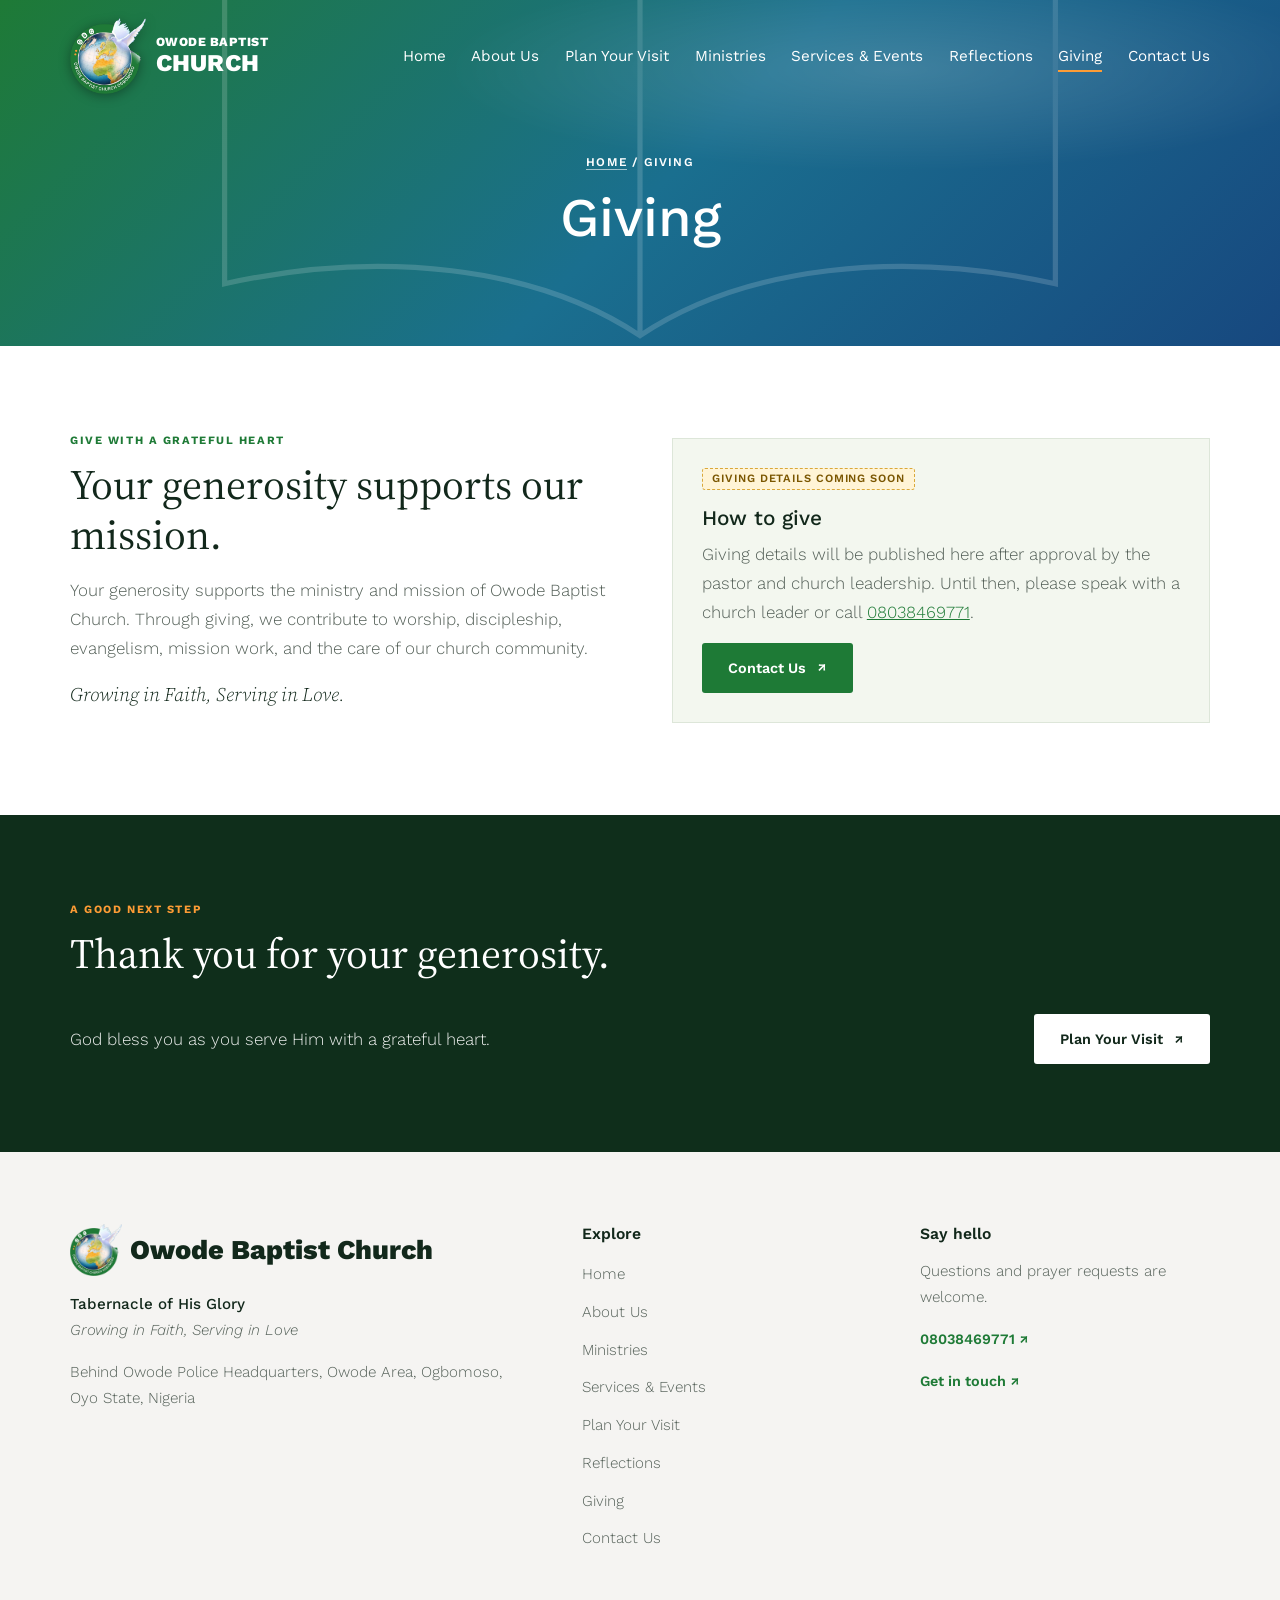
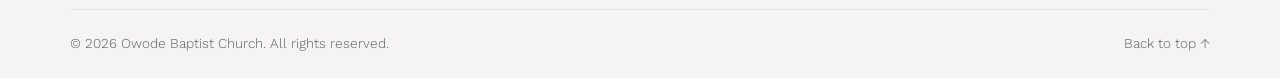
<file: giving.html>
<!DOCTYPE html>
<html lang="en">
<head>
<meta charset="utf-8">
<meta name="viewport" content="width=device-width, initial-scale=1">
<title>Giving | Owode Baptist Church – Tabernacle of His Glory</title>
<meta name="description" content="Support the ministry and mission of Owode Baptist Church.">
<meta name="theme-color" content="#0f2e1b">
<link rel="icon" href="assets/images/favicon.png" type="image/png">
<link rel="preconnect" href="https://fonts.googleapis.com"><link rel="preconnect" href="https://fonts.gstatic.com" crossorigin>
<link href="https://fonts.googleapis.com/css2?family=Source+Serif+4:wght@400&amp;family=Work+Sans:wght@300;400;500;600;800&amp;display=swap" rel="stylesheet">
<link rel="stylesheet" href="assets/css/style.css">
</head>
<body id="top">
<a class="skip" href="#main">Skip to content</a>
<header class="site-header"><div class="container nav-wrap">
<a class="brand" href="index.html" aria-label="Owode Baptist Church – home"><img src="assets/images/logo.png" alt="" width="76" height="76"><span class="brand-text"><small>OWODE BAPTIST</small><strong>CHURCH</strong></span></a>
<button class="nav-toggle" aria-expanded="false" aria-controls="site-menu" aria-label="Open menu"><span></span></button>
<nav aria-label="Main"><ul class="nav-list" id="site-menu"><li><a href="index.html">Home</a></li><li><a href="about.html">About Us</a></li><li><a href="plan-your-visit.html">Plan Your Visit</a></li><li><a href="ministries.html">Ministries</a></li><li><a href="events.html">Services &amp; Events</a></li><li><a href="reflections.html">Reflections</a></li><li><a href="giving.html" aria-current="page">Giving</a></li><li><a href="contact.html">Contact Us</a></li></ul></nav>
</div></header>
<main id="main">
<div class="hero"><div class="container"><p class="crumbs"><a href="index.html">Home</a> / Giving</p><h1>Giving</h1></div></div>
<section><div class="container split"><div class="reveal"><span class="eyebrow">Give with a grateful heart</span><h2>Your generosity supports our mission.</h2>
<p>Your generosity supports the ministry and mission of Owode Baptist Church. Through giving, we contribute to worship, discipleship, evangelism, mission work, and the care of our church community.</p>
<p><em style="font-family:var(--serif);color:var(--ink);font-size:1.2rem">Growing in Faith, Serving in Love.</em></p></div>
<div class="card reveal" style="background:var(--cream)"><span class="pending" style="align-self:flex-start">Giving details coming soon</span>
<h3 style="margin-top:1rem">How to give</h3><p>Giving details will be published here after approval by the pastor and church leadership. Until then, please speak with a church leader or call <a href="tel:08038469771">08038469771</a>.</p>
<a class="btn btn-red" style="align-self:flex-start" href="contact.html">Contact Us</a></div></div></section>
<section class="cta"><div class="container reveal"><span class="eyebrow">A good next step</span><h2>Thank you for your generosity.</h2>
<div class="row"><p>God bless you as you serve Him with a grateful heart.</p><a class="btn btn-white" href="plan-your-visit.html">Plan Your Visit</a></div></div></section>
</main>
<footer class="site-footer"><div class="container">
<div class="foot-grid">
<div><a class="foot-brand" href="index.html"><img src="assets/images/logo.png" alt="" width="52" height="52"><span>Owode Baptist Church</span></a>
<p style="margin-top:1rem"><strong style="font-weight:500;color:var(--ink)">Tabernacle of His Glory</strong><br><em>Growing in Faith, Serving in Love</em></p>
<p>Behind Owode Police Headquarters, Owode Area, Ogbomoso, Oyo State, Nigeria</p></div>
<div><h4>Explore</h4><ul>
<li><a href="index.html">Home</a></li><li><a href="about.html">About Us</a></li><li><a href="ministries.html">Ministries</a></li>
<li><a href="events.html">Services &amp; Events</a></li><li><a href="plan-your-visit.html">Plan Your Visit</a></li>
<li><a href="reflections.html">Reflections</a></li><li><a href="giving.html">Giving</a></li><li><a href="contact.html">Contact Us</a></li></ul></div>
<div><h4>Say hello</h4><p>Questions and prayer requests are welcome.</p>
<p><a class="link" href="tel:08038469771">08038469771</a></p>
<p><a class="link" href="contact.html">Get in touch</a></p></div>
</div>
<div class="foot-bottom"><span>&copy; <span data-year>2026</span> Owode Baptist Church. All rights reserved.</span><a href="#top">Back to top &uarr;</a></div>
</div></footer>
<script src="assets/js/config.js"></script>
<script src="assets/js/main.js"></script>
</body>
</html>
</file>
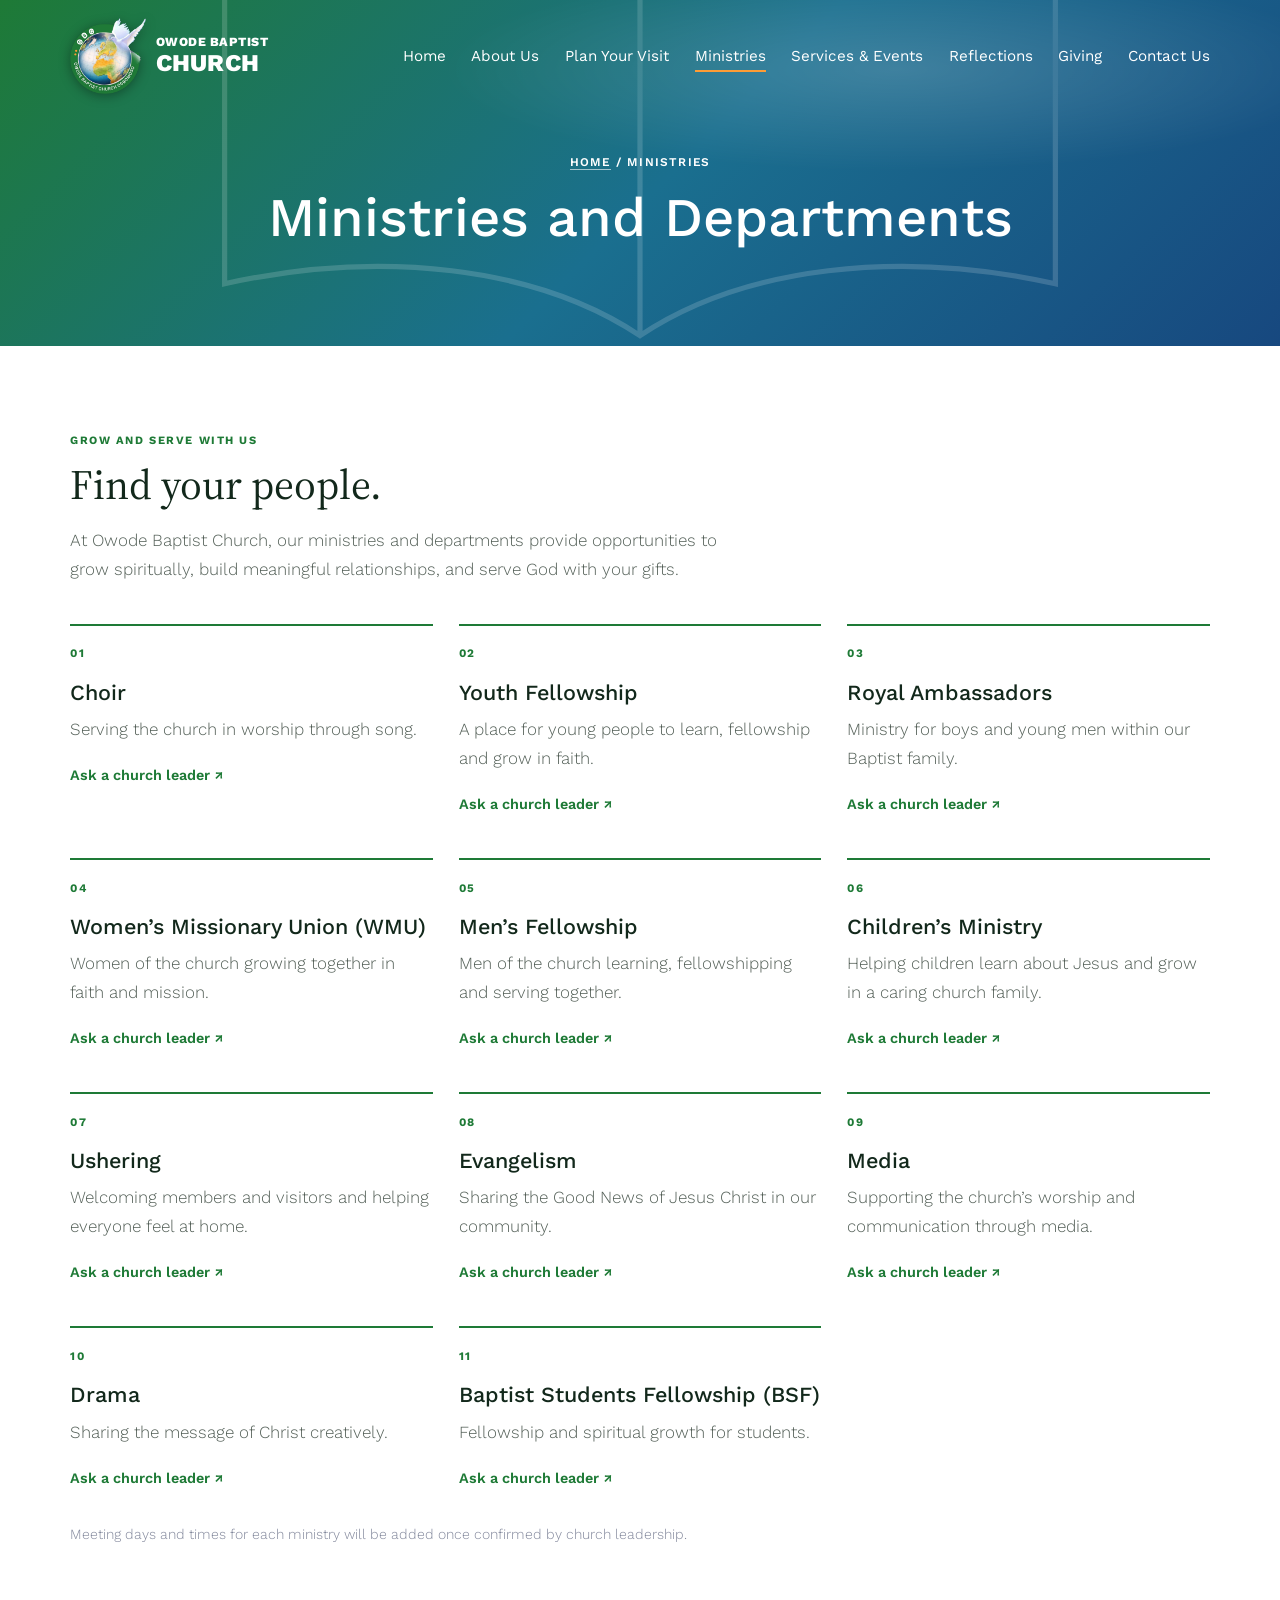
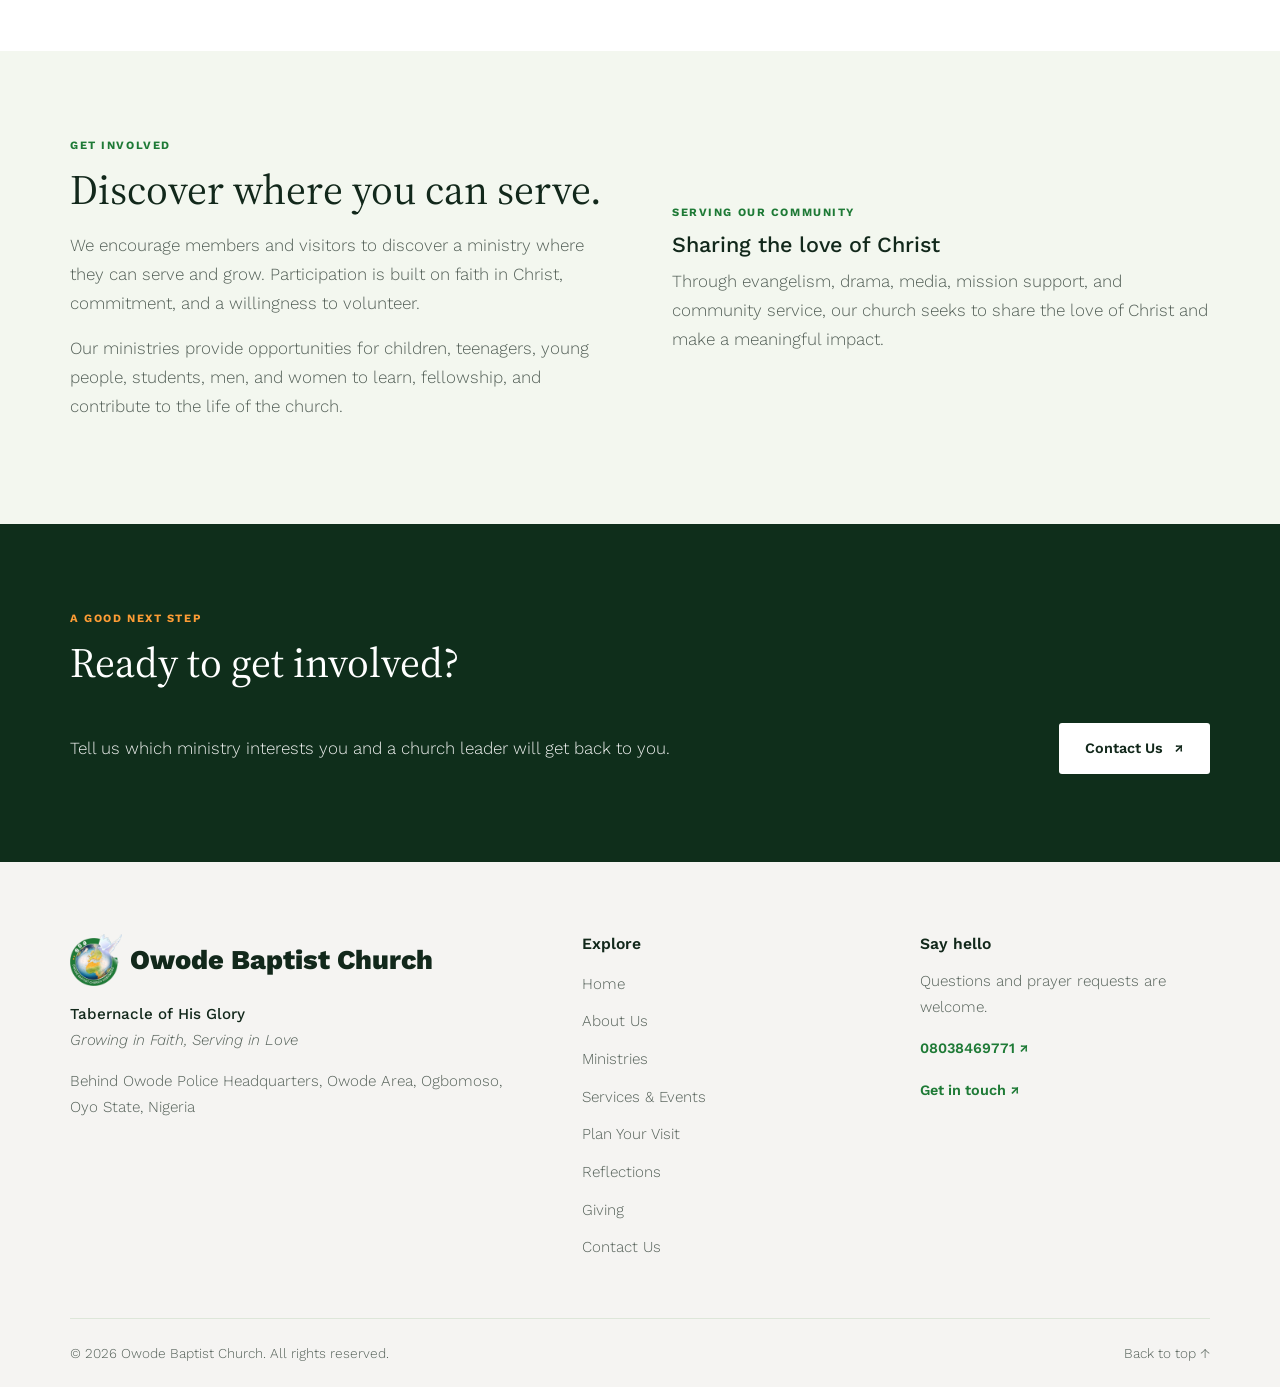
<file: ministries.html>
<!DOCTYPE html>
<html lang="en">
<head>
<meta charset="utf-8">
<meta name="viewport" content="width=device-width, initial-scale=1">
<title>Ministries and Departments | Owode Baptist Church – Tabernacle of His Glory</title>
<meta name="description" content="Choir, Youth Fellowship, Royal Ambassadors, WMU, Men’s Fellowship and more at Owode Baptist Church.">
<meta name="theme-color" content="#0f2e1b">
<link rel="icon" href="assets/images/favicon.png" type="image/png">
<link rel="preconnect" href="https://fonts.googleapis.com"><link rel="preconnect" href="https://fonts.gstatic.com" crossorigin>
<link href="https://fonts.googleapis.com/css2?family=Source+Serif+4:wght@400&amp;family=Work+Sans:wght@300;400;500;600;800&amp;display=swap" rel="stylesheet">
<link rel="stylesheet" href="assets/css/style.css">
</head>
<body id="top">
<a class="skip" href="#main">Skip to content</a>
<header class="site-header"><div class="container nav-wrap">
<a class="brand" href="index.html" aria-label="Owode Baptist Church – home"><img src="assets/images/logo.png" alt="" width="76" height="76"><span class="brand-text"><small>OWODE BAPTIST</small><strong>CHURCH</strong></span></a>
<button class="nav-toggle" aria-expanded="false" aria-controls="site-menu" aria-label="Open menu"><span></span></button>
<nav aria-label="Main"><ul class="nav-list" id="site-menu"><li><a href="index.html">Home</a></li><li><a href="about.html">About Us</a></li><li><a href="plan-your-visit.html">Plan Your Visit</a></li><li><a href="ministries.html" aria-current="page">Ministries</a></li><li><a href="events.html">Services &amp; Events</a></li><li><a href="reflections.html">Reflections</a></li><li><a href="giving.html">Giving</a></li><li><a href="contact.html">Contact Us</a></li></ul></nav>
</div></header>
<main id="main">
<div class="hero"><div class="container"><p class="crumbs"><a href="index.html">Home</a> / Ministries</p><h1>Ministries and Departments</h1></div></div>
<section><div class="container"><div class="reveal"><span class="eyebrow">Grow and serve with us</span><h2>Find your people.</h2>
<p class="intro">At Owode Baptist Church, our ministries and departments provide opportunities to grow spiritually, build meaningful relationships, and serve God with your gifts.</p></div>
<div class="grid g3" style="margin-top:2.5rem;row-gap:2.5rem"><div class="topline reveal"><span class="num">01</span><h3>Choir</h3><p>Serving the church in worship through song.</p><a class="link" href="contact.html">Ask a church leader</a></div><div class="topline reveal"><span class="num">02</span><h3>Youth Fellowship</h3><p>A place for young people to learn, fellowship and grow in faith.</p><a class="link" href="contact.html">Ask a church leader</a></div><div class="topline reveal"><span class="num">03</span><h3>Royal Ambassadors</h3><p>Ministry for boys and young men within our Baptist family.</p><a class="link" href="contact.html">Ask a church leader</a></div><div class="topline reveal"><span class="num">04</span><h3>Women’s Missionary Union (WMU)</h3><p>Women of the church growing together in faith and mission.</p><a class="link" href="contact.html">Ask a church leader</a></div><div class="topline reveal"><span class="num">05</span><h3>Men’s Fellowship</h3><p>Men of the church learning, fellowshipping and serving together.</p><a class="link" href="contact.html">Ask a church leader</a></div><div class="topline reveal"><span class="num">06</span><h3>Children’s Ministry</h3><p>Helping children learn about Jesus and grow in a caring church family.</p><a class="link" href="contact.html">Ask a church leader</a></div><div class="topline reveal"><span class="num">07</span><h3>Ushering</h3><p>Welcoming members and visitors and helping everyone feel at home.</p><a class="link" href="contact.html">Ask a church leader</a></div><div class="topline reveal"><span class="num">08</span><h3>Evangelism</h3><p>Sharing the Good News of Jesus Christ in our community.</p><a class="link" href="contact.html">Ask a church leader</a></div><div class="topline reveal"><span class="num">09</span><h3>Media</h3><p>Supporting the church’s worship and communication through media.</p><a class="link" href="contact.html">Ask a church leader</a></div><div class="topline reveal"><span class="num">10</span><h3>Drama</h3><p>Sharing the message of Christ creatively.</p><a class="link" href="contact.html">Ask a church leader</a></div><div class="topline reveal"><span class="num">11</span><h3>Baptist Students Fellowship (BSF)</h3><p>Fellowship and spiritual growth for students.</p><a class="link" href="contact.html">Ask a church leader</a></div></div>
<p class="note" style="margin-top:2rem">Meeting days and times for each ministry will be added once confirmed by church leadership.</p></div></section>
<section class="bg-cream"><div class="container split"><div class="reveal"><span class="eyebrow">Get involved</span><h2>Discover where you can serve.</h2>
<p>We encourage members and visitors to discover a ministry where they can serve and grow. Participation is built on faith in Christ, commitment, and a willingness to volunteer.</p>
<p>Our ministries provide opportunities for children, teenagers, young people, students, men, and women to learn, fellowship, and contribute to the life of the church.</p></div>
<div class="reveal"><span class="eyebrow">Serving our community</span><h3>Sharing the love of Christ</h3><p>Through evangelism, drama, media, mission support, and community service, our church seeks to share the love of Christ and make a meaningful impact.</p></div></div></section>
<section class="cta"><div class="container reveal"><span class="eyebrow">A good next step</span><h2>Ready to get involved?</h2>
<div class="row"><p>Tell us which ministry interests you and a church leader will get back to you.</p><a class="btn btn-white" href="contact.html">Contact Us</a></div></div></section>
</main>
<footer class="site-footer"><div class="container">
<div class="foot-grid">
<div><a class="foot-brand" href="index.html"><img src="assets/images/logo.png" alt="" width="52" height="52"><span>Owode Baptist Church</span></a>
<p style="margin-top:1rem"><strong style="font-weight:500;color:var(--ink)">Tabernacle of His Glory</strong><br><em>Growing in Faith, Serving in Love</em></p>
<p>Behind Owode Police Headquarters, Owode Area, Ogbomoso, Oyo State, Nigeria</p></div>
<div><h4>Explore</h4><ul>
<li><a href="index.html">Home</a></li><li><a href="about.html">About Us</a></li><li><a href="ministries.html">Ministries</a></li>
<li><a href="events.html">Services &amp; Events</a></li><li><a href="plan-your-visit.html">Plan Your Visit</a></li>
<li><a href="reflections.html">Reflections</a></li><li><a href="giving.html">Giving</a></li><li><a href="contact.html">Contact Us</a></li></ul></div>
<div><h4>Say hello</h4><p>Questions and prayer requests are welcome.</p>
<p><a class="link" href="tel:08038469771">08038469771</a></p>
<p><a class="link" href="contact.html">Get in touch</a></p></div>
</div>
<div class="foot-bottom"><span>&copy; <span data-year>2026</span> Owode Baptist Church. All rights reserved.</span><a href="#top">Back to top &uarr;</a></div>
</div></footer>
<script src="assets/js/config.js"></script>
<script src="assets/js/main.js"></script>
</body>
</html>
</file>
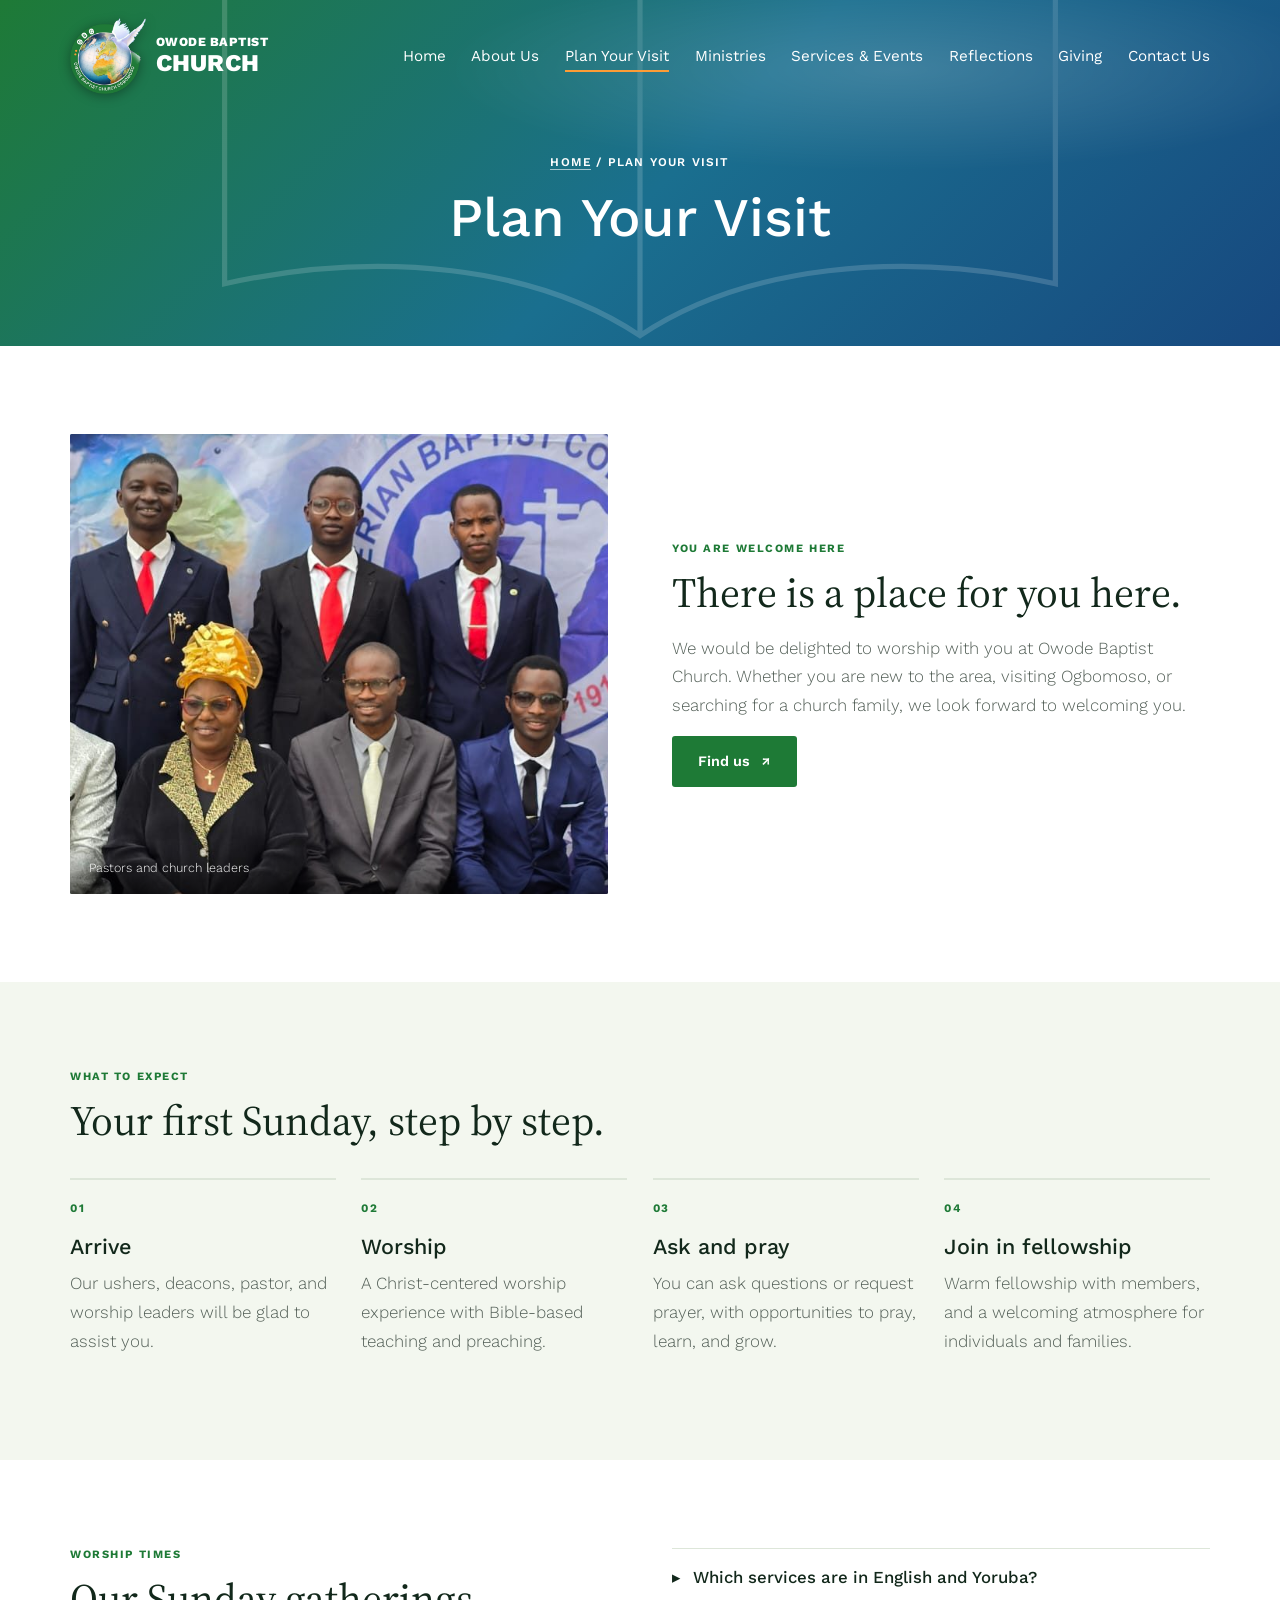
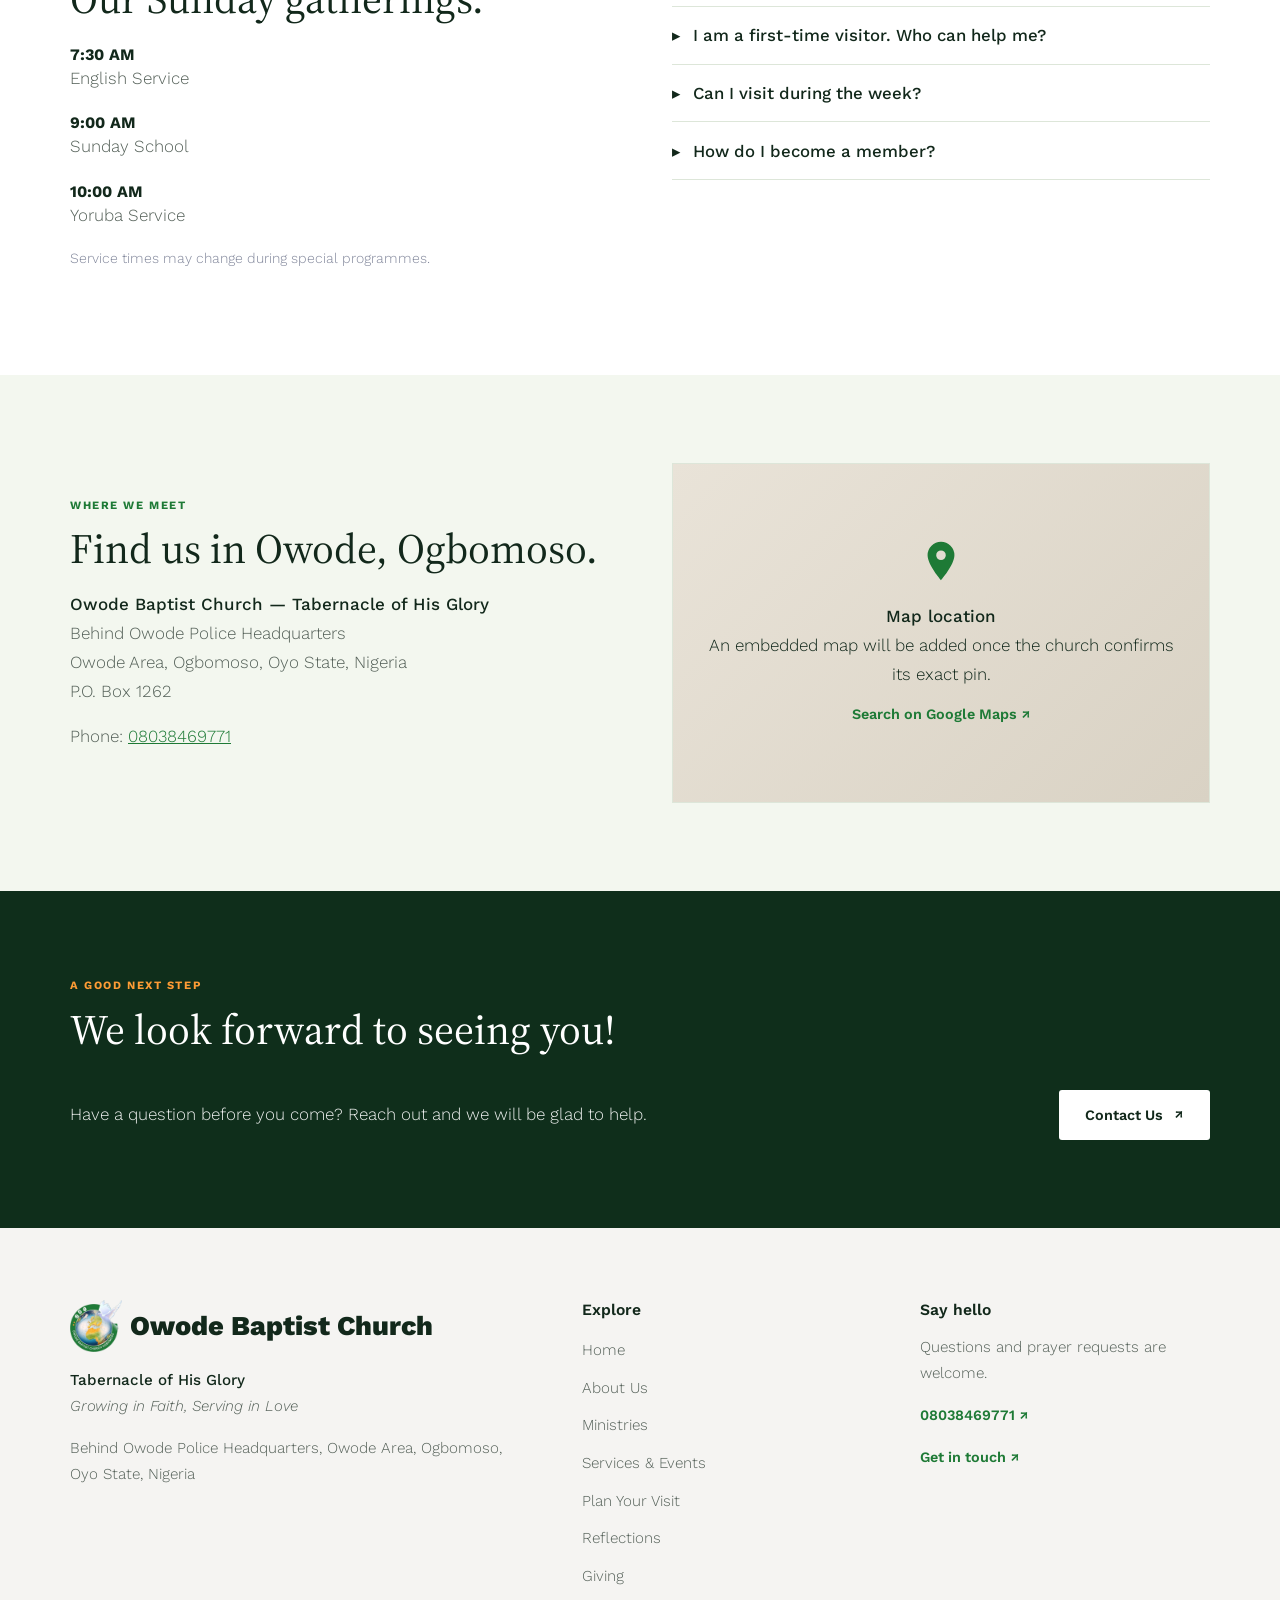
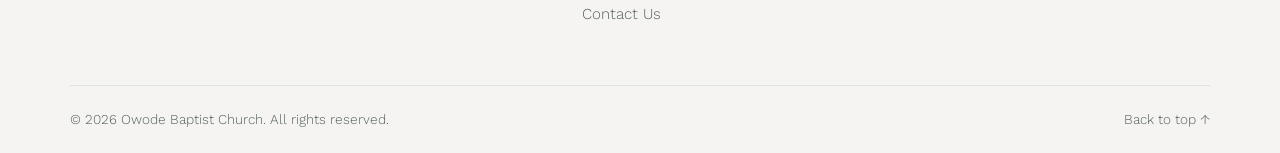
<file: plan-your-visit.html>
<!DOCTYPE html>
<html lang="en">
<head>
<meta charset="utf-8">
<meta name="viewport" content="width=device-width, initial-scale=1">
<title>Plan Your Visit | Owode Baptist Church – Tabernacle of His Glory</title>
<meta name="description" content="Service times, location and what to expect when you visit Owode Baptist Church, Ogbomoso.">
<meta name="theme-color" content="#0f2e1b">
<link rel="icon" href="assets/images/favicon.png" type="image/png">
<link rel="preconnect" href="https://fonts.googleapis.com"><link rel="preconnect" href="https://fonts.gstatic.com" crossorigin>
<link href="https://fonts.googleapis.com/css2?family=Source+Serif+4:wght@400&amp;family=Work+Sans:wght@300;400;500;600;800&amp;display=swap" rel="stylesheet">
<link rel="stylesheet" href="assets/css/style.css">
</head>
<body id="top">
<a class="skip" href="#main">Skip to content</a>
<header class="site-header"><div class="container nav-wrap">
<a class="brand" href="index.html" aria-label="Owode Baptist Church – home"><img src="assets/images/logo.png" alt="" width="76" height="76"><span class="brand-text"><small>OWODE BAPTIST</small><strong>CHURCH</strong></span></a>
<button class="nav-toggle" aria-expanded="false" aria-controls="site-menu" aria-label="Open menu"><span></span></button>
<nav aria-label="Main"><ul class="nav-list" id="site-menu"><li><a href="index.html">Home</a></li><li><a href="about.html">About Us</a></li><li><a href="plan-your-visit.html" aria-current="page">Plan Your Visit</a></li><li><a href="ministries.html">Ministries</a></li><li><a href="events.html">Services &amp; Events</a></li><li><a href="reflections.html">Reflections</a></li><li><a href="giving.html">Giving</a></li><li><a href="contact.html">Contact Us</a></li></ul></nav>
</div></header>
<main id="main">
<div class="hero"><div class="container"><p class="crumbs"><a href="index.html">Home</a> / Plan Your Visit</p><h1>Plan Your Visit</h1></div></div>
<section><div class="container split"><figure class="photo tall reveal" style="margin:0"><img src="assets/images/church-leaders.jpg" alt="Group photograph of pastors and church leaders of Owode Baptist Church" style="object-position:50% 35%" loading="lazy"><figcaption>Pastors and church leaders</figcaption></figure>
<div class="reveal"><span class="eyebrow">You are welcome here</span><h2>There is a place for you here.</h2>
<p>We would be delighted to worship with you at Owode Baptist Church. Whether you are new to the area, visiting Ogbomoso, or searching for a church family, we look forward to welcoming you.</p>
<a class="btn btn-red" href="#where">Find us</a></div></div></section>

<section class="bg-cream"><div class="container"><div class="reveal"><span class="eyebrow">What to expect</span><h2>Your first Sunday, step by step.</h2></div>
<div class="grid g4" style="margin-top:2rem">
<div class="topline light reveal"><span class="num">01</span><h3>Arrive</h3><p>Our ushers, deacons, pastor, and worship leaders will be glad to assist you.</p></div>
<div class="topline light reveal"><span class="num">02</span><h3>Worship</h3><p>A Christ-centered worship experience with Bible-based teaching and preaching.</p></div>
<div class="topline light reveal"><span class="num">03</span><h3>Ask and pray</h3><p>You can ask questions or request prayer, with opportunities to pray, learn, and grow.</p></div>
<div class="topline light reveal"><span class="num">04</span><h3>Join in fellowship</h3><p>Warm fellowship with members, and a welcoming atmosphere for individuals and families.</p></div></div></div></section>

<section><div class="container split" style="align-items:start"><div class="reveal"><span class="eyebrow">Worship times</span><h2>Our Sunday gatherings.</h2>
<dl class="rhythm"><dt>7:30 AM</dt><dd>English Service</dd><dt>9:00 AM</dt><dd>Sunday School</dd><dt>10:00 AM</dt><dd>Yoruba Service</dd></dl>
<p class="note" style="margin-top:1rem">Service times may change during special programmes.</p></div>
<div class="reveal"><details><summary>Which services are in English and Yoruba?</summary><p>The Sunday English Service begins at 7:30 AM and the Sunday Yoruba Service at 10:00 AM.</p></details>
<details><summary>I am a first-time visitor. Who can help me?</summary><p>Our ushers, deacons, pastor, and worship leaders will be glad to assist you. You can ask questions, request prayer, or learn more about becoming a member through our membership class.</p></details>
<details><summary>Can I visit during the week?</summary><p>Yes. We hold Bible Study and Prayer on Tuesdays at 5:00 PM, and Early Morning Prayer from Monday to Saturday, 6:00–6:45 AM.</p></details>
<details><summary>How do I become a member?</summary><p>You can learn more through our membership class. Ask any usher or church leader, or <a href="contact.html">contact us</a>. Class dates will be added once confirmed.</p></details></div></div></section>

<section class="bg-cream" id="where"><div class="container split"><div class="reveal"><span class="eyebrow">Where we meet</span><h2>Find us in Owode, Ogbomoso.</h2>
<address><strong style="font-weight:500;color:var(--ink)">Owode Baptist Church — Tabernacle of His Glory</strong><br>Behind Owode Police Headquarters<br>Owode Area, Ogbomoso, Oyo State, Nigeria<br>P.O. Box 1262</address>
<p style="margin-top:1rem">Phone: <a href="tel:08038469771">08038469771</a></p></div>
<div class="map reveal" role="img" aria-label="Map placeholder"><div><svg viewBox="0 0 24 24" fill="currentColor" aria-hidden="true"><path d="M12 2a7 7 0 0 0-7 7c0 5 7 13 7 13s7-8 7-13a7 7 0 0 0-7-7zm0 9.5A2.5 2.5 0 1 1 12 6.5a2.5 2.5 0 0 1 0 5z"/></svg>
<p style="margin:.6rem 0"><strong style="font-weight:500">Map location</strong><br>An embedded map will be added once the church confirms its exact pin.</p>
<a class="link" href="https://www.google.com/maps/search/?api=1&amp;query=Owode+Baptist+Church+Ogbomoso" target="_blank" rel="noopener">Search on Google Maps</a></div></div></div></section>
<section class="cta"><div class="container reveal"><span class="eyebrow">A good next step</span><h2>We look forward to seeing you!</h2>
<div class="row"><p>Have a question before you come? Reach out and we will be glad to help.</p><a class="btn btn-white" href="contact.html">Contact Us</a></div></div></section>
</main>
<footer class="site-footer"><div class="container">
<div class="foot-grid">
<div><a class="foot-brand" href="index.html"><img src="assets/images/logo.png" alt="" width="52" height="52"><span>Owode Baptist Church</span></a>
<p style="margin-top:1rem"><strong style="font-weight:500;color:var(--ink)">Tabernacle of His Glory</strong><br><em>Growing in Faith, Serving in Love</em></p>
<p>Behind Owode Police Headquarters, Owode Area, Ogbomoso, Oyo State, Nigeria</p></div>
<div><h4>Explore</h4><ul>
<li><a href="index.html">Home</a></li><li><a href="about.html">About Us</a></li><li><a href="ministries.html">Ministries</a></li>
<li><a href="events.html">Services &amp; Events</a></li><li><a href="plan-your-visit.html">Plan Your Visit</a></li>
<li><a href="reflections.html">Reflections</a></li><li><a href="giving.html">Giving</a></li><li><a href="contact.html">Contact Us</a></li></ul></div>
<div><h4>Say hello</h4><p>Questions and prayer requests are welcome.</p>
<p><a class="link" href="tel:08038469771">08038469771</a></p>
<p><a class="link" href="contact.html">Get in touch</a></p></div>
</div>
<div class="foot-bottom"><span>&copy; <span data-year>2026</span> Owode Baptist Church. All rights reserved.</span><a href="#top">Back to top &uarr;</a></div>
</div></footer>
<script src="assets/js/config.js"></script>
<script src="assets/js/main.js"></script>
</body>
</html>
</file>
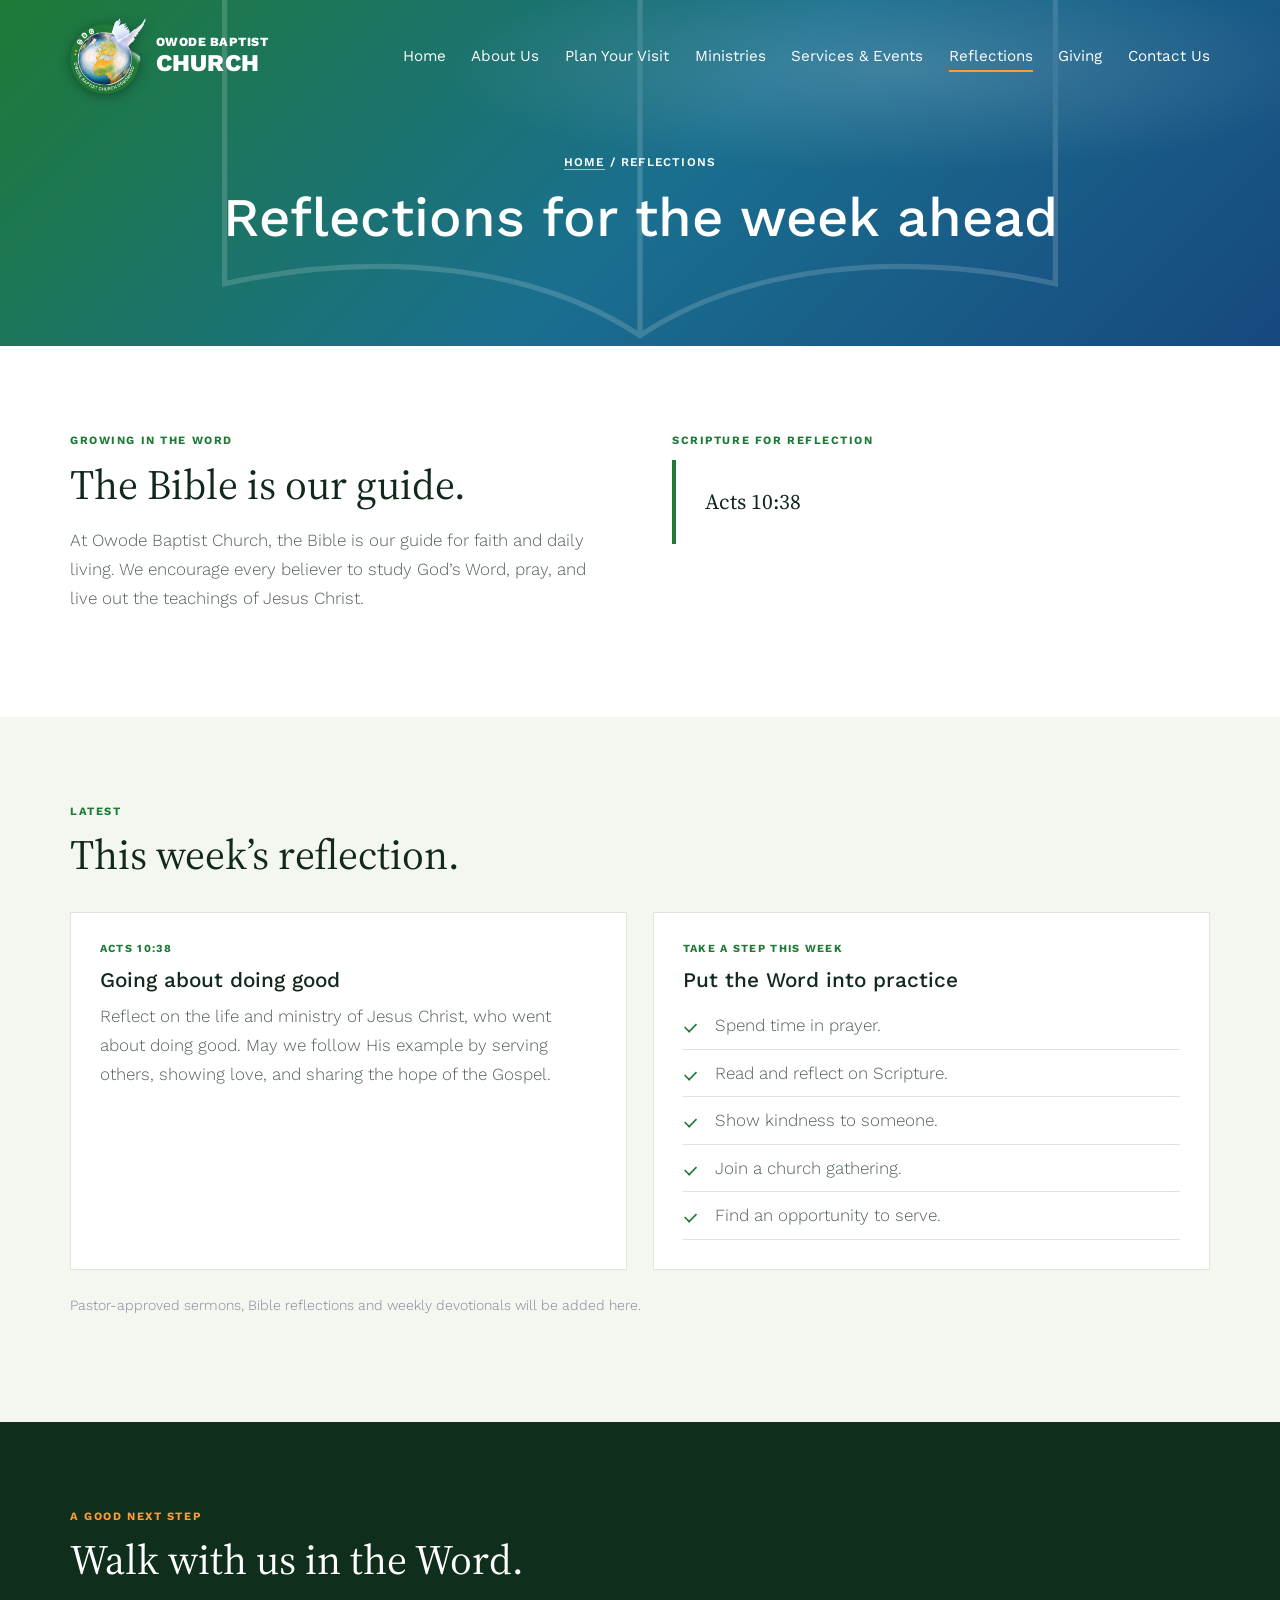
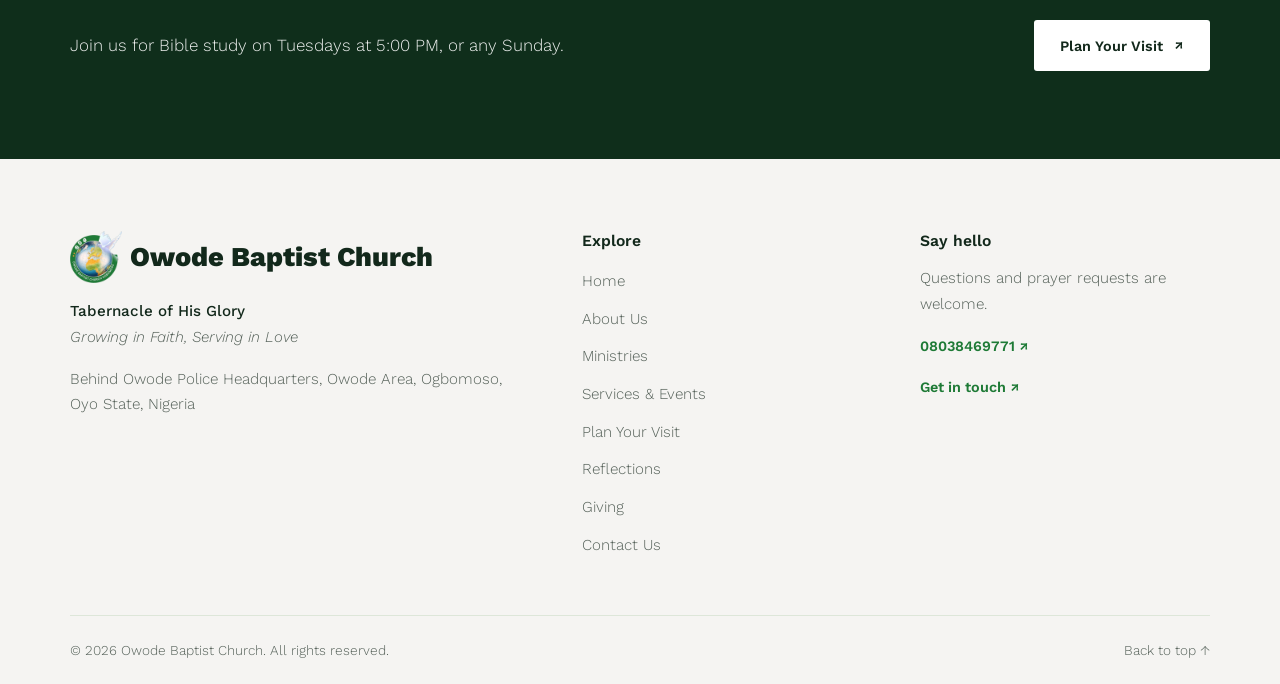
<file: reflections.html>
<!DOCTYPE html>
<html lang="en">
<head>
<meta charset="utf-8">
<meta name="viewport" content="width=device-width, initial-scale=1">
<title>Reflections | Owode Baptist Church – Tabernacle of His Glory</title>
<meta name="description" content="Scripture for reflection and weekly steps for growing in the Word at Owode Baptist Church.">
<meta name="theme-color" content="#0f2e1b">
<link rel="icon" href="assets/images/favicon.png" type="image/png">
<link rel="preconnect" href="https://fonts.googleapis.com"><link rel="preconnect" href="https://fonts.gstatic.com" crossorigin>
<link href="https://fonts.googleapis.com/css2?family=Source+Serif+4:wght@400&amp;family=Work+Sans:wght@300;400;500;600;800&amp;display=swap" rel="stylesheet">
<link rel="stylesheet" href="assets/css/style.css">
</head>
<body id="top">
<a class="skip" href="#main">Skip to content</a>
<header class="site-header"><div class="container nav-wrap">
<a class="brand" href="index.html" aria-label="Owode Baptist Church – home"><img src="assets/images/logo.png" alt="" width="76" height="76"><span class="brand-text"><small>OWODE BAPTIST</small><strong>CHURCH</strong></span></a>
<button class="nav-toggle" aria-expanded="false" aria-controls="site-menu" aria-label="Open menu"><span></span></button>
<nav aria-label="Main"><ul class="nav-list" id="site-menu"><li><a href="index.html">Home</a></li><li><a href="about.html">About Us</a></li><li><a href="plan-your-visit.html">Plan Your Visit</a></li><li><a href="ministries.html">Ministries</a></li><li><a href="events.html">Services &amp; Events</a></li><li><a href="reflections.html" aria-current="page">Reflections</a></li><li><a href="giving.html">Giving</a></li><li><a href="contact.html">Contact Us</a></li></ul></nav>
</div></header>
<main id="main">
<div class="hero"><div class="container"><p class="crumbs"><a href="index.html">Home</a> / Reflections</p><h1>Reflections for the week ahead</h1></div></div>
<section><div class="container split" style="align-items:start"><div class="reveal"><span class="eyebrow">Growing in the Word</span><h2>The Bible is our guide.</h2>
<p>At Owode Baptist Church, the Bible is our guide for faith and daily living. We encourage every believer to study God’s Word, pray, and live out the teachings of Jesus Christ.</p></div>
<div class="reveal"><span class="eyebrow">Scripture for reflection</span><blockquote>Acts 10:38</blockquote></div></div></section>

<!-- ========== REFLECTIONS LIST ==========
     To add a new reflection, copy one <article class="card"> block below, paste it
     ABOVE the first one, then change the reference, title, text and date. -->
<section class="bg-cream"><div class="container"><div class="reveal"><span class="eyebrow">Latest</span><h2>This week’s reflection.</h2></div>
<div class="grid g2" style="margin-top:2rem">
<article class="card reveal"><span class="tag">Acts 10:38</span><h3>Going about doing good</h3>
<p>Reflect on the life and ministry of Jesus Christ, who went about doing good. May we follow His example by serving others, showing love, and sharing the hope of the Gospel.</p></article>
<article class="card reveal"><span class="tag">Take a step this week</span><h3>Put the Word into practice</h3>
<ul class="ticks"><li>Spend time in prayer.</li><li>Read and reflect on Scripture.</li><li>Show kindness to someone.</li><li>Join a church gathering.</li><li>Find an opportunity to serve.</li></ul></article>
</div>
<p class="note" style="margin-top:1.5rem">Pastor-approved sermons, Bible reflections and weekly devotionals will be added here.</p></div></section>
<section class="cta"><div class="container reveal"><span class="eyebrow">A good next step</span><h2>Walk with us in the Word.</h2>
<div class="row"><p>Join us for Bible study on Tuesdays at 5:00 PM, or any Sunday.</p><a class="btn btn-white" href="plan-your-visit.html">Plan Your Visit</a></div></div></section>
</main>
<footer class="site-footer"><div class="container">
<div class="foot-grid">
<div><a class="foot-brand" href="index.html"><img src="assets/images/logo.png" alt="" width="52" height="52"><span>Owode Baptist Church</span></a>
<p style="margin-top:1rem"><strong style="font-weight:500;color:var(--ink)">Tabernacle of His Glory</strong><br><em>Growing in Faith, Serving in Love</em></p>
<p>Behind Owode Police Headquarters, Owode Area, Ogbomoso, Oyo State, Nigeria</p></div>
<div><h4>Explore</h4><ul>
<li><a href="index.html">Home</a></li><li><a href="about.html">About Us</a></li><li><a href="ministries.html">Ministries</a></li>
<li><a href="events.html">Services &amp; Events</a></li><li><a href="plan-your-visit.html">Plan Your Visit</a></li>
<li><a href="reflections.html">Reflections</a></li><li><a href="giving.html">Giving</a></li><li><a href="contact.html">Contact Us</a></li></ul></div>
<div><h4>Say hello</h4><p>Questions and prayer requests are welcome.</p>
<p><a class="link" href="tel:08038469771">08038469771</a></p>
<p><a class="link" href="contact.html">Get in touch</a></p></div>
</div>
<div class="foot-bottom"><span>&copy; <span data-year>2026</span> Owode Baptist Church. All rights reserved.</span><a href="#top">Back to top &uarr;</a></div>
</div></footer>
<script src="assets/js/config.js"></script>
<script src="assets/js/main.js"></script>
</body>
</html>
</file>
<file: assets/css/style.css>
/* ==========================================================
   Owode Baptist Church – main stylesheet
   Design follows the "Wisdom Church" template: gradient hero,
   serif headings, crimson accents, navy call-to-action band.
   Change colours in the :root block below.
   ========================================================== */
:root{
  --navy:#0f2e1b; --navy-2:#17402a; /* deep green (from logo) */
  --crimson:#1e7a36; --crimson-dark:#165c28; --red:#1e7a36; --orange:#fd9c35; /* logo green + orange */
  --cream:#f3f7ef; --paper:#fff; --ink:#12281b; --muted:#546058; --line:#dde6d9;
  --teal:#1e7a36; --blue:#1a6f8f; --indigo:#17487f; /* green to globe-blue */
  --serif:"Source Serif 4",Georgia,"Times New Roman",serif;
  --sans:"Work Sans",system-ui,-apple-system,"Segoe UI",Roboto,Arial,sans-serif;
  --wrap:1140px;
}
*,*::before,*::after{box-sizing:border-box}
html{scroll-padding-top:90px;scroll-behavior:smooth;-webkit-text-size-adjust:100%}
@media (prefers-reduced-motion:reduce){html{scroll-behavior:auto}*{animation:none!important;transition:none!important}}
body{margin:0;font-family:var(--sans);font-weight:300;font-size:1.0625rem;line-height:1.7;color:var(--muted);background:var(--paper)}
img,svg{max-width:100%}
a{color:var(--crimson)}
h1,h2,h3,h4{color:var(--ink);margin:0 0 .6rem;line-height:1.2}
h1,h2{font-family:var(--serif);font-weight:400}
h1{font-size:clamp(2.2rem,5vw,3.4rem)}
h2{font-size:clamp(1.9rem,3.6vw,2.6rem);margin-bottom:1rem}
h3{font-family:var(--sans);font-weight:500;font-size:1.35rem}
p{margin:0 0 1rem}
.container{width:min(var(--wrap),100% - 2.5rem);margin-inline:auto}
.skip{position:absolute;left:-999px;top:0;background:#fff;color:var(--ink);padding:.6rem 1rem;z-index:100}
.skip:focus{left:1rem;top:1rem}
:focus-visible{outline:3px solid #f0b429;outline-offset:3px}

/* ---------- Header / navigation ---------- */
.site-header{position:fixed;inset:0 0 auto 0;z-index:50;padding:1.1rem 0;transition:background .3s,padding .3s,box-shadow .3s}
.site-header.scrolled{background:var(--navy);padding:.4rem 0;box-shadow:0 4px 18px rgba(0,0,0,.28)}
.site-header.scrolled .brand img{width:54px;height:54px}
.nav-wrap{display:flex;align-items:center;justify-content:space-between;gap:1rem}
.brand{display:flex;align-items:center;gap:.6rem;color:#fff;text-decoration:none}
.brand img{transition:width .3s,height .3s;width:76px;height:76px;flex:none;object-fit:contain;filter:drop-shadow(0 2px 6px rgba(0,0,0,.35))}
.brand-text{display:flex;flex-direction:column;line-height:1;font-family:var(--sans)}
.brand-text small{font-weight:800;font-size:.78rem;letter-spacing:.04em}
.brand-text strong{font-weight:800;font-size:1.5rem;letter-spacing:.01em;margin-top:2px}
.nav-list{display:flex;gap:1.6rem;list-style:none;margin:0;padding:0}
.nav-list a{color:#fff;text-decoration:none;font-weight:400;font-size:.95rem;padding:.3rem 0;border-bottom:2px solid transparent;transition:border-color .2s,opacity .2s}
.nav-list a:hover{border-color:rgba(255,255,255,.7)}
.nav-list a[aria-current="page"]{border-color:var(--orange)}
.nav-toggle{display:none;background:rgba(255,255,255,.12);border:1px solid rgba(255,255,255,.6);color:#fff;border-radius:6px;width:46px;height:46px;cursor:pointer;padding:0}
.nav-toggle span,.nav-toggle span::before,.nav-toggle span::after{display:block;width:22px;height:2px;background:#fff;margin:auto;position:relative;transition:transform .25s,background .25s}
.nav-toggle span::before,.nav-toggle span::after{content:"";position:absolute;left:0}
.nav-toggle span::before{top:-7px}.nav-toggle span::after{top:7px}
.nav-toggle[aria-expanded="true"] span{background:transparent}
.nav-toggle[aria-expanded="true"] span::before{top:0;transform:rotate(45deg)}
.nav-toggle[aria-expanded="true"] span::after{top:0;transform:rotate(-45deg)}
@media (max-width:1040px){
  .nav-toggle{display:block}
  .nav-list{position:absolute;top:100%;left:1.25rem;right:1.25rem;flex-direction:column;gap:0;background:var(--navy);border-radius:8px;padding:.5rem 1.25rem;box-shadow:0 18px 40px rgba(0,0,0,.35);display:none}
  .nav-list.open{display:flex}
  .nav-list li+li{border-top:1px solid rgba(255,255,255,.12)}
  .nav-list a{display:block;padding:.9rem 0;font-size:1.05rem;border:0}
  .nav-list a[aria-current="page"]{color:var(--orange)}
}

/* ---------- Hero ---------- */
.hero{position:relative;color:#fff;text-align:center;overflow:hidden;
  background:linear-gradient(135deg,var(--teal) 0%,var(--blue) 52%,var(--indigo) 100%)}
.hero::before{content:"";position:absolute;inset:0;opacity:.16;
  background:
   radial-gradient(60% 50% at 70% 20%,#fff 0,transparent 60%),
   url("data:image/svg+xml,%3Csvg xmlns='http://www.w3.org/2000/svg' width='520' height='360' viewBox='0 0 520 360' fill='none' stroke='%23fff' stroke-width='3'%3E%3Cpath d='M260 330C200 290 110 280 20 300V60c90-20 180-10 240 30 60-40 150-50 240-30v240c-90-20-180-10-240 30zM260 90v240'/%3E%3C/svg%3E") center 85%/min(900px,120%) no-repeat}
.hero .container{position:relative;padding:9.5rem 0 5.5rem}
.hero h1{color:#fff;font-family:var(--sans);font-weight:500;margin-bottom:.5rem}
.hero .crumbs{font-size:.74rem;font-weight:600;letter-spacing:.1em;text-transform:uppercase;margin-bottom:.8rem}
.hero .crumbs a{color:#fff;border-bottom:1px solid rgba(255,255,255,.6);text-decoration:none}
.hero-home .container{padding:10rem 0 6.5rem}
.hero-home h1{font-weight:300;font-size:clamp(2.3rem,5.6vw,4rem);max-width:15em;margin-inline:auto}
.hero-home h1 b{font-weight:800}
.hero-home p.lead{font-size:1.2rem;max-width:40em;margin:0 auto 1.6rem;color:rgba(255,255,255,.92)}
.hero-home .motto{font-family:var(--serif);font-style:italic;font-size:1.3rem;margin-bottom:1.8rem}
.btn-row{display:flex;flex-wrap:wrap;gap:.9rem;justify-content:center}

/* ---------- Buttons ---------- */
.btn{display:inline-flex;align-items:center;gap:.7rem;font:600 .9rem var(--sans);text-decoration:none;border-radius:3px;padding:.95rem 1.5rem;border:2px solid transparent;cursor:pointer;transition:transform .2s,background .2s,color .2s,border-color .2s}
.btn::after{content:"\2197";font-size:.8rem}
.btn:hover{transform:translateY(-2px)}
.btn-red{background:var(--crimson);color:#fff}.btn-red:hover{background:var(--crimson-dark)}
.btn-white{background:#fff;color:var(--ink)}.btn-white:hover{background:var(--cream)}
.btn-pill{border-radius:999px;border-color:rgba(255,255,255,.85);color:#fff;background:transparent;padding:.85rem 1.7rem;font-weight:400}
.btn-pill::after{content:none}.btn-pill:hover{background:#fff;color:var(--ink)}
.btn-pill.solid{background:#fff;color:var(--ink);font-weight:600}.btn-pill.solid:hover{background:var(--cream)}
.btn-send{background:var(--red);color:#fff;border-radius:999px;padding:.95rem 2rem}.btn-send::after{content:none}.btn-send:hover{background:var(--crimson-dark)}
.link{font-weight:600;font-size:.9rem;text-decoration:none;color:var(--crimson)}
.link::after{content:" \2197";font-size:.8rem}.link:hover{text-decoration:underline}

/* ---------- Sections ---------- */
section{padding:5.5rem 0}
.bg-cream{background:var(--cream)}
.eyebrow{display:block;font:700 .7rem var(--sans);letter-spacing:.14em;text-transform:uppercase;color:var(--crimson);margin-bottom:.8rem}
.intro{max-width:42rem}
.grid{display:grid;gap:1.6rem}
.g2{grid-template-columns:repeat(2,1fr)}.g3{grid-template-columns:repeat(3,1fr)}.g4{grid-template-columns:repeat(4,1fr)}
@media (max-width:960px){.g3,.g4{grid-template-columns:repeat(2,1fr)}}
@media (max-width:640px){.g2,.g3,.g4{grid-template-columns:1fr}section{padding:3.8rem 0}}
.split{display:grid;grid-template-columns:1fr 1fr;gap:4rem;align-items:center}
@media (max-width:860px){.split{grid-template-columns:1fr;gap:2rem}}

/* Service strip under home hero */
.strip{background:var(--navy);color:#fff;padding:1.8rem 0}
.strip .container{display:flex;flex-wrap:wrap;gap:1.2rem 2.5rem;align-items:center;justify-content:space-between}
.strip .eyebrow,.cta .eyebrow{color:var(--orange)}
.strip h2{color:#fff;font-size:1.5rem;margin:0}
.strip-times{display:flex;flex-wrap:wrap;gap:.4rem 2rem;font-size:.98rem}
.strip-times b{font-weight:600;color:#fff}
.strip small{display:block;color:rgba(255,255,255,.7);font-size:.8rem;margin-top:.3rem}

/* Photo slots (replace with real photographs – see README) */
.photo{position:relative;min-height:320px;border-radius:2px;overflow:hidden;display:flex;align-items:flex-end;color:#fff;
  background:linear-gradient(160deg,#1a6f8f,#0f2e1b 75%)}
.photo.tall{min-height:460px}
.photo svg.mark{position:absolute;right:12%;top:12%;width:42%;opacity:.14}
.photo figcaption{position:relative;padding:1rem 1.2rem;font-size:.78rem;background:linear-gradient(transparent,rgba(0,0,0,.55));width:100%}
.photo img{position:absolute;inset:0;width:100%;height:100%;object-fit:cover}
.photo.warm{background:linear-gradient(160deg,#1e7a36,#0f2e1b 75%)}
.photo.green{background:linear-gradient(160deg,#1e7a36,#17487f 85%)}

/* Cards */
.card{background:#fff;border:1px solid var(--line);padding:1.8rem;display:flex;flex-direction:column}
.card .date{display:flex;justify-content:space-between;align-items:baseline;border-bottom:1px solid var(--line);padding-bottom:1rem;margin-bottom:1.1rem}
.card .date b{font:600 1.45rem var(--sans);color:var(--crimson)}
.card .date span{font-size:.82rem;color:var(--muted)}
.card .meta{font-size:.82rem;color:#80869a;margin-bottom:.7rem}
.card h3{font-size:1.3rem}
.card p{flex:1}
.topline{border-top:2px solid var(--crimson);padding-top:1.3rem}
.topline.light{border-color:var(--line)}
.topline .num,.num{font:700 .72rem var(--sans);letter-spacing:.14em;color:var(--crimson);display:block;margin-bottom:1.2rem}
.tag{font:700 .68rem var(--sans);letter-spacing:.12em;text-transform:uppercase;color:var(--crimson);display:block;margin-bottom:.8rem}
.cardlink{text-decoration:none;display:block}
.pending{display:inline-block;font:600 .7rem var(--sans);letter-spacing:.08em;text-transform:uppercase;background:#fff4d6;color:#7a5600;border:1px dashed #d9a83a;padding:.2rem .6rem;border-radius:3px}

/* Rhythm / lists */
.rhythm dt{font:700 1rem var(--sans);color:var(--ink);margin-top:1.3rem}
.rhythm dd{margin:0 0 .2rem}
.ticks{list-style:none;padding:0;margin:0}
.ticks li{padding:.55rem 0 .55rem 2rem;position:relative;border-bottom:1px solid var(--line)}
.ticks li::before{content:"";position:absolute;left:.2rem;top:1.05rem;width:.55rem;height:.9rem;border:solid var(--crimson);border-width:0 2px 2px 0;transform:rotate(45deg) scale(.8)}
.note{font-size:.88rem;color:#80869a}

/* FAQ */
details{border-bottom:1px solid var(--line)}
details:first-of-type{border-top:1px solid var(--line)}
summary{cursor:pointer;font:500 1.05rem var(--sans);color:var(--ink);padding:1.15rem 0;list-style:none;display:flex;gap:.8rem}
summary::-webkit-details-marker{display:none}
summary::before{content:"\25B8";color:var(--ink);transition:transform .2s}
details[open] summary::before{transform:rotate(90deg)}
details p{padding:0 0 1.2rem 1.5rem;margin:0}

/* Timeline & stats */
.stats{display:grid;grid-template-columns:repeat(4,1fr);gap:1.6rem;margin-top:2.5rem}
@media (max-width:760px){.stats{grid-template-columns:repeat(2,1fr)}}
.stat{border-top:2px solid var(--crimson);padding-top:1rem}
.stat b{display:block;font:400 2.8rem/1.1 var(--serif);color:var(--ink)}
.timeline{list-style:none;margin:0;padding:0 0 0 1.6rem;border-left:2px solid var(--line)}
.timeline li{position:relative;padding:0 0 1.8rem 1.2rem}
.timeline li::before{content:"";position:absolute;left:-2.15rem;top:.45rem;width:.75rem;height:.75rem;border-radius:50%;background:var(--crimson);border:3px solid #fff;box-shadow:0 0 0 2px var(--crimson)}
.timeline b{display:block;font:600 1rem var(--sans);color:var(--ink)}
blockquote{margin:0;padding:1.6rem 1.8rem;border-left:4px solid var(--crimson);background:#fff;font:400 1.35rem/1.5 var(--serif);color:var(--ink)}
.bg-cream blockquote{background:#fff}

/* CTA band */
.cta{background:var(--navy);color:#fff;padding:5.5rem 0}
.cta h2{color:#fff}
.cta .row{display:flex;flex-wrap:wrap;gap:1.5rem;justify-content:space-between;align-items:center;margin-top:2.2rem}
.cta p{margin:0;color:rgba(255,255,255,.92)}

/* Contact */
.formbox{background:var(--cream);padding:1.6rem}
.field{margin-bottom:.9rem}
.field label{display:block;font:500 .85rem var(--sans);color:var(--ink);margin-bottom:.25rem}
.field input,.field textarea,.field select{width:100%;font:300 1rem var(--sans);color:var(--ink);padding:.8rem .8rem;border:1px solid #8b90a0;background:#fff;border-radius:0}
.field textarea{min-height:150px;resize:vertical}
.field .err{display:none;color:#b3261e;font-size:.82rem;margin-top:.25rem}
.field.invalid input,.field.invalid textarea{border-color:#b3261e}
.field.invalid .err{display:block}
.form-status{margin-top:1rem;padding:.9rem 1rem;border-radius:3px;font-size:.95rem;display:none}
.form-status.show{display:block}
.form-status.ok{background:#e5f4ee;color:#14532d}
.form-status.info{background:#fff4d6;color:#6b4e00}
.form-status.bad{background:#fde8e6;color:#8a1c14}
.hp{position:absolute;left:-9999px}
.map{min-height:340px;background:linear-gradient(135deg,#e9e3d8,#d9d2c4);display:grid;place-items:center;text-align:center;padding:2rem;color:var(--ink);border:1px solid var(--line)}
.map svg{width:46px;color:var(--crimson)}
address{font-style:normal}

/* ---------- Footer ---------- */
.site-footer{background:#f5f4f2;padding:4.5rem 0 0}
.foot-grid{display:grid;grid-template-columns:1.6fr 1fr 1fr;gap:3rem}
@media (max-width:760px){.foot-grid{grid-template-columns:1fr;gap:2rem}}
.foot-brand{font:800 1.7rem var(--sans);color:var(--ink);text-decoration:none;display:flex;align-items:center;gap:.5rem}
.foot-brand img{width:52px;height:52px;object-fit:contain}
.site-footer h4{font:600 .98rem var(--sans);margin-bottom:1rem}
.site-footer ul{list-style:none;margin:0;padding:0}
.site-footer li{margin-bottom:.55rem}
.site-footer li a{color:var(--muted);text-decoration:none;font-size:.95rem}
.site-footer li a:hover{color:var(--crimson)}
.site-footer p{font-size:.95rem}
.foot-bottom{display:flex;flex-wrap:wrap;justify-content:space-between;gap:.6rem;border-top:1px solid var(--line);margin-top:3rem;padding:1.4rem 0;font-size:.85rem}
.foot-bottom a{color:var(--muted);text-decoration:none}

/* ---------- Scroll reveal (only when JS is on) ---------- */
.js .reveal{opacity:0;transform:translateY(22px);transition:opacity .7s ease,transform .7s ease}
.js .reveal.in{opacity:1;transform:none}
.bg-cream .formbox{background:#fff;border:1px solid var(--line)}
/* Service strip: keep on one row on wide screens */
.strip small{max-width:19rem}
.strip-times{flex:1 1 auto;justify-content:center;gap:.4rem 1.6rem}
@media (min-width:1000px){.strip .container{flex-wrap:nowrap}.strip .btn{white-space:nowrap}}

/* Form sending state */
.btn-send[disabled]{opacity:.65;cursor:wait;transform:none}
.form-status.show{scroll-margin-bottom:6rem}
.formbox .req-note{font-size:.8rem;color:#80869a;margin:0 0 1rem}
</file>
